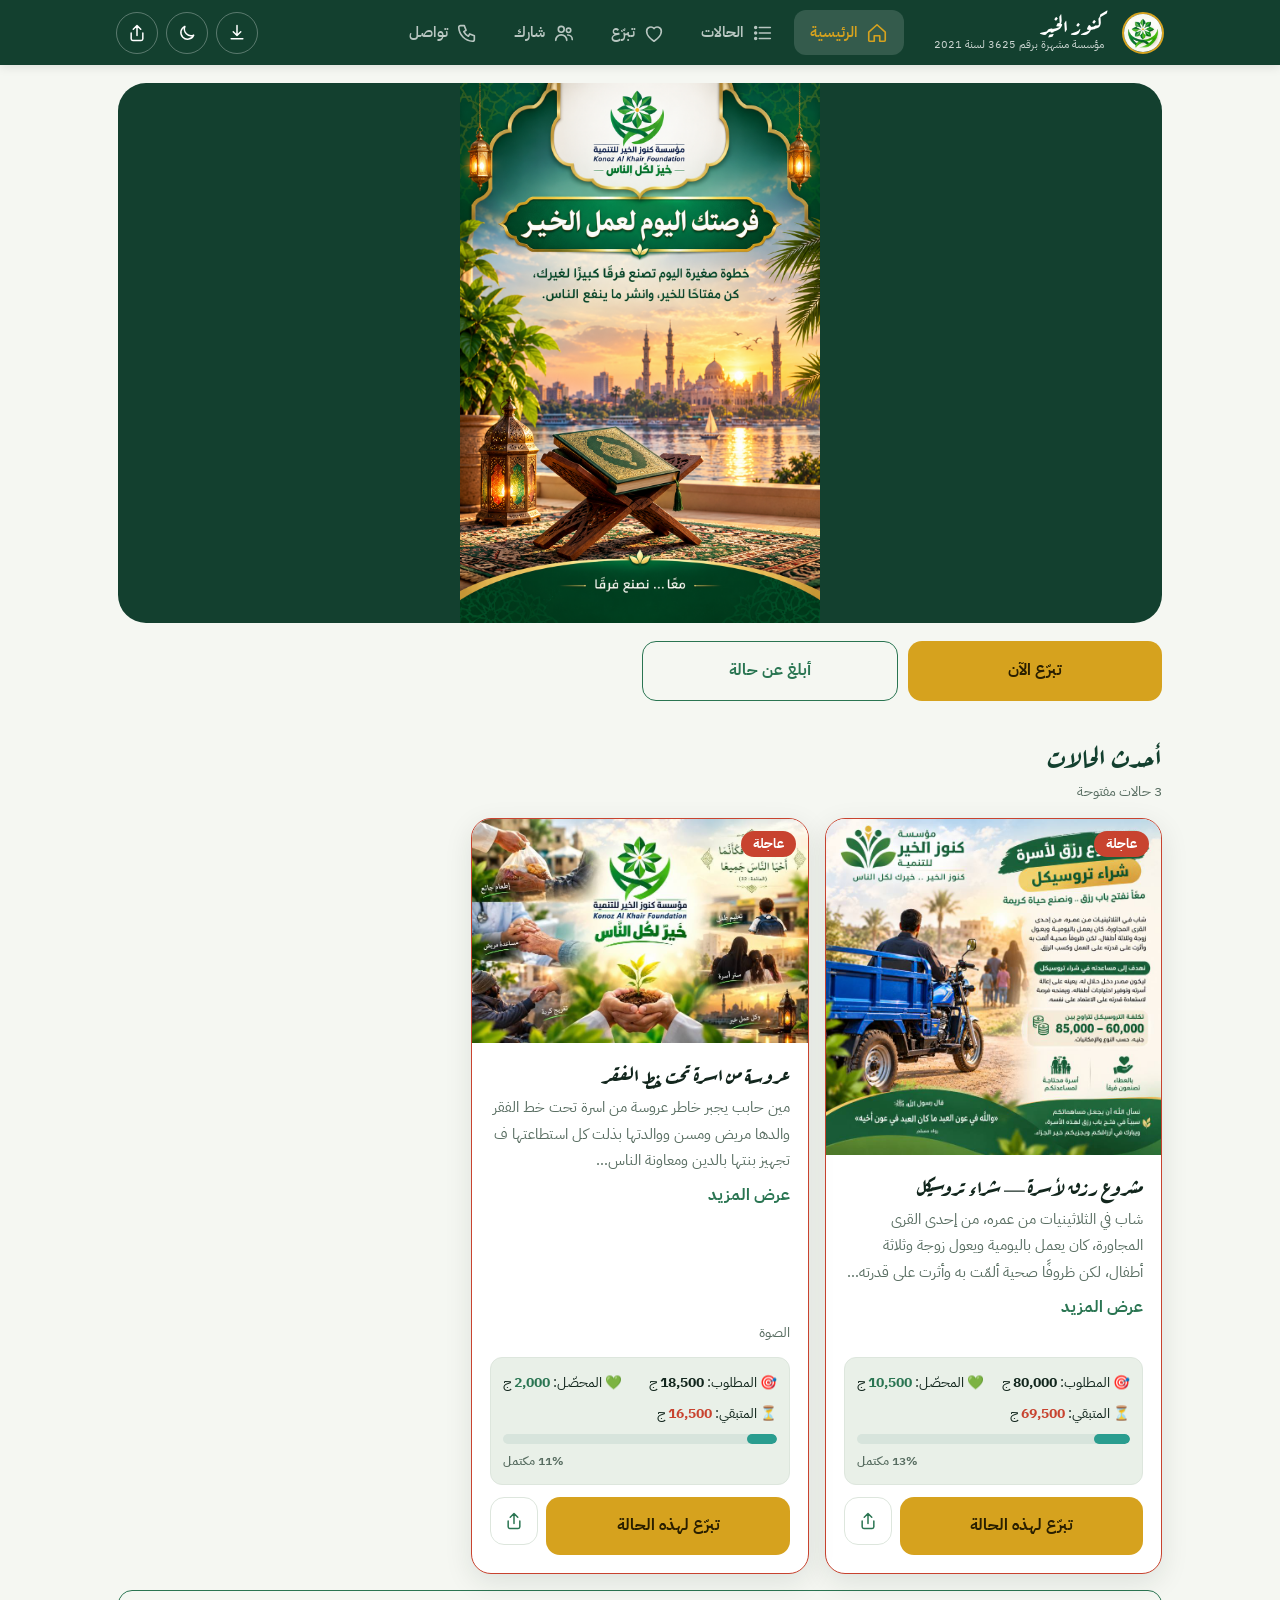
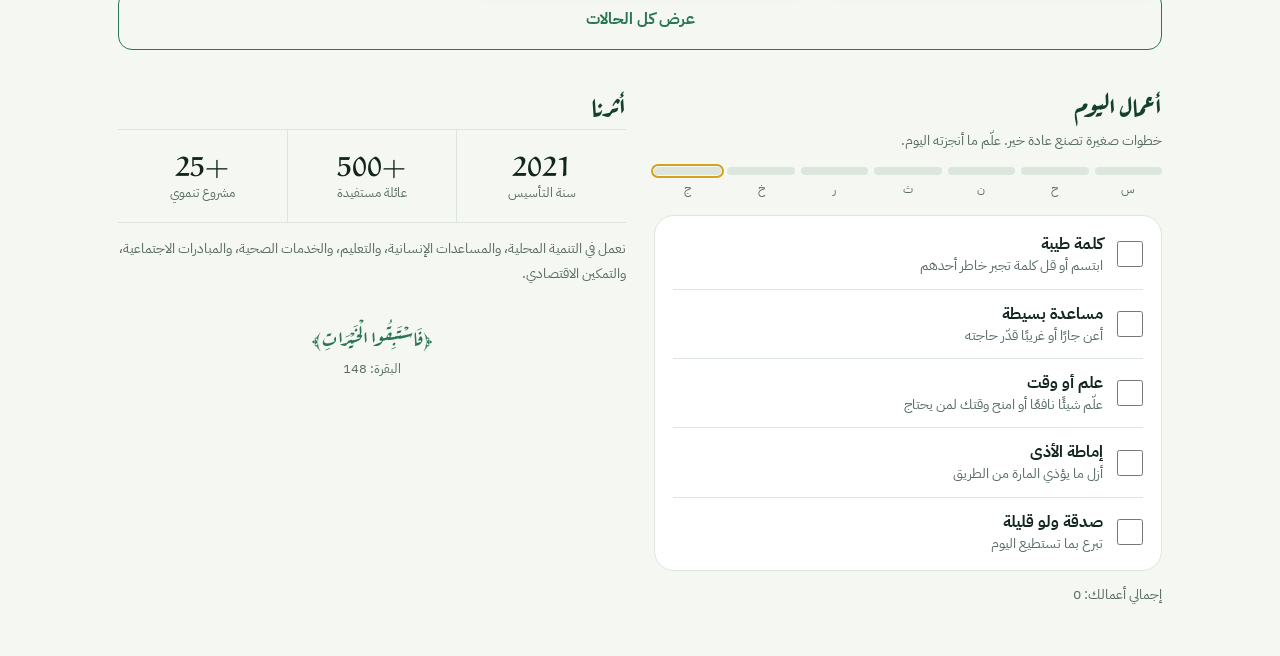
<file: app/index.html>
<!DOCTYPE html>
<html lang="ar" dir="rtl">
<head>
<meta charset="UTF-8">
<meta name="viewport" content="width=device-width, initial-scale=1, viewport-fit=cover">
<title>كنوز الخير — خيرٌ لكل الناس</title>
<meta name="description" content="مؤسسة كنوز الخير للتنمية: تبرّع، أبلغ عن حالة تحتاج مساعدة، أو تطوّع معنا. خيرٌ لكل الناس.">
<meta name="theme-color" content="#13402f">
<meta name="color-scheme" content="light dark">
<meta name="mobile-web-app-capable" content="yes">
<meta name="apple-mobile-web-app-capable" content="yes">
<meta name="apple-mobile-web-app-status-bar-style" content="black-translucent">
<meta name="apple-mobile-web-app-title" content="كنوز الخير">
<meta name="application-name" content="كنوز الخير">
<meta name="format-detection" content="telephone=no">
<link rel="canonical" href="https://rawad-store.github.io/konozalkhair/app/">

<meta property="og:type" content="website">
<meta property="og:locale" content="ar_AR">
<meta property="og:title" content="مؤسسة كنوز الخير للتنمية — خيرٌ لكل الناس">
<meta property="og:description" content="تبرّع، أبلغ عن حالة، أو تطوّع معنا. مؤسسة خيرية تنموية مشهرة.">
<meta property="og:url" content="https://rawad-store.github.io/konozalkhair/app/">
<meta property="og:image" content="https://rawad-store.github.io/konozalkhair/app/app-preview.jpg">
<meta property="og:image:secure_url" content="https://rawad-store.github.io/konozalkhair/app/app-preview.jpg">
<meta property="og:image:type" content="image/jpeg">
<meta property="og:image:width" content="1200">
<meta property="og:image:height" content="630">

<meta name="twitter:card" content="summary_large_image">
<meta name="twitter:image" content="https://rawad-store.github.io/konozalkhair/app/app-preview.jpg">

<link rel="icon" href="app-preview.jpg">
<link rel="apple-touch-icon" href="app-icon.jpg">

<link rel="manifest" href="manifest.json">
<link rel="preconnect" href="https://fonts.googleapis.com">
<link rel="preconnect" href="https://fonts.gstatic.com" crossorigin>
<link href="https://fonts.googleapis.com/css2?family=Aref+Ruqaa:wght@400;700&family=IBM+Plex+Sans+Arabic:wght@400;500;600;700&display=swap" rel="stylesheet">
<script>
(function(){try{var t=localStorage.getItem('kk_theme');if(t==='dark'||t==='light')document.documentElement.setAttribute('data-theme',t)}catch(e){}})();
</script>
<style>
:root{--paper:#f5f7f2;--surf:#fff;--ink:#12261d;--mute:#586d61;--pine:#13402f;--pine2:#0c2a1f;--leaf:#2a7552;--wheat:#d6a21e;--wheat-ink:#2a1f00;--alert:#c8432f;--line:#dde6dd;--tint:#e9f0e8;--hd:#13402f;--shadow:0 8px 28px rgba(12,42,31,.10)}
@media (prefers-color-scheme:dark){:root:not([data-theme="light"]){--paper:#0c1812;--surf:#13241b;--ink:#e9f1ea;--mute:#9bb4a6;--leaf:#5cbf90;--line:#244033;--tint:#16291f;--hd:#0a1d15;--alert:#ef7a66;--shadow:0 8px 28px rgba(0,0,0,.4)}}
:root[data-theme="dark"]{--paper:#0c1812;--surf:#13241b;--ink:#e9f1ea;--mute:#9bb4a6;--leaf:#5cbf90;--line:#244033;--tint:#16291f;--hd:#0a1d15;--alert:#ef7a66;--shadow:0 8px 28px rgba(0,0,0,.4)}
*{box-sizing:border-box;margin:0}
html{-webkit-text-size-adjust:100%;text-size-adjust:100%;scroll-padding-top:90px;background:var(--paper)}
body{background:var(--paper);color:var(--ink);font:400 16px/1.85 "IBM Plex Sans Arabic","Segoe UI",Tahoma,system-ui,-apple-system,sans-serif;min-height:100vh;min-height:100dvh;padding-bottom:calc(104px + env(safe-area-inset-bottom,0px));overflow-x:hidden;-webkit-tap-highlight-color:transparent}
button,input,select,textarea{font:inherit;color:inherit}
a{color:inherit}img{max-width:100%}
[hidden]{display:none!important}
:focus-visible{outline:3px solid var(--wheat);outline-offset:2px}
.disp,h1,h2,h3{font-family:"Aref Ruqaa","Noto Naskh Arabic","Traditional Arabic",serif;font-weight:700}
.wrap{width:100%;max-width:1080px;margin:0 auto;padding:0 18px}
.narrow{max-width:640px;margin-inline:auto}
.skip{position:absolute;top:-60px;inset-inline-start:8px;background:var(--wheat);color:var(--wheat-ink);padding:8px 14px;border-radius:10px;z-index:100;font-weight:700}
.skip:focus{top:8px}

/* الهيدر */
header{position:sticky;top:0;z-index:50;background:var(--hd);color:#fff;padding-top:env(safe-area-inset-top,0px);padding-left:env(safe-area-inset-left,0px);padding-right:env(safe-area-inset-right,0px);box-shadow:0 2px 10px rgba(0,0,0,0.1)}
.bar{display:flex;align-items:center;gap:12px;max-width:1080px;margin:auto;padding:10px 16px}
.bar>img{width:42px;height:42px;border-radius:50%;border:2px solid var(--wheat);object-fit:cover;background:var(--leaf);flex-shrink:0}
.ttl{flex:1;min-width:0;line-height:1.3}
.ttl b{display:block;font:700 1.3rem/1.2 "Aref Ruqaa",serif}
.ttl small{font-size:.7rem;opacity:.78;display:block;white-space:nowrap;overflow:hidden;text-overflow:ellipsis}
.acts{display:flex;gap:8px;flex-shrink:0}
.ib{width:42px;height:42px;border-radius:50%;border:1px solid rgba(255,255,255,.3);background:transparent;color:#fff;display:grid;place-items:center;cursor:pointer;flex-shrink:0;padding:0}
.ib:hover{background:rgba(255,255,255,.12)}
.ib svg{width:20px;height:20px;fill:none;stroke:currentColor;stroke-width:1.8;stroke-linecap:round;stroke-linejoin:round}
#off{background:var(--alert);color:#fff;text-align:center;font-size:.82rem;font-weight:600;padding:4px}
#upd{background:var(--wheat);color:var(--wheat-ink);text-align:center;font-size:.86rem;font-weight:700;padding:6px}
#upd button{background:var(--wheat-ink);color:#fff;border:0;border-radius:8px;padding:2px 12px;margin-inline-start:8px;cursor:pointer}

nav{position:fixed;bottom:calc(10px + env(safe-area-inset-bottom,0px));left:12px;right:12px;max-width:520px;margin:auto;background:var(--hd);border:1px solid rgba(255,255,255,.08);border-radius:22px;display:flex;padding:6px;z-index:25;box-shadow:0 10px 30px rgba(7,20,14,.4)}
nav button{flex:1;border:0;background:none;color:rgba(255,255,255,.7);display:flex;flex-direction:column;align-items:center;gap:2px;padding:8px 0 6px;font-size:.74rem;font-weight:600;border-radius:16px;cursor:pointer}
nav svg{width:22px;height:22px;fill:none;stroke:currentColor;stroke-width:1.8;stroke-linecap:round;stroke-linejoin:round}
nav button.on{background:rgba(255,255,255,.14);color:var(--wheat)}

.btn{display:flex;align-items:center;justify-content:center;gap:8px;border:0;border-radius:14px;padding:14px 18px;font-weight:700;text-decoration:none;cursor:pointer;text-align:center;width:100%;background:var(--pine);color:#fff;transition:transform .15s,opacity .15s;min-height:48px}
:root[data-theme="dark"] .btn:not(.gold):not(.line){background:var(--leaf);color:#06140c}
@media (prefers-color-scheme:dark){:root:not([data-theme="light"]) .btn:not(.gold):not(.line){background:var(--leaf);color:#06140c}}
.btn:active{transform:scale(.98)}.btn:hover{opacity:.93}
.btn.gold{background:var(--wheat);color:var(--wheat-ink)}
.btn.line{background:transparent;color:var(--leaf);border:1.5px solid var(--leaf)}
.btn.line[disabled]{background:var(--tint);color:var(--mute);border-color:var(--line);cursor:not-allowed}
.btn.sm{width:auto;padding:9px 16px;font-size:.9rem;border-radius:12px;min-height:44px}
.btn[disabled]{opacity:.55;cursor:not-allowed}
.cta{display:flex;gap:10px;margin-top:18px}

/* صورة الغلاف */
.hero{background:var(--pine);border-radius:0 0 28px 28px;overflow:hidden;margin:0}
.hero>img{display:block;width:100%;height:auto;object-fit:contain;margin:auto}
.hero-fb{padding:56px 24px 40px;color:#fff;max-width:1080px;margin:auto}
.hero-fb h1{font-size:clamp(2.6rem,9vw,4.4rem);line-height:1.25;color:var(--wheat)}
.hero-fb p{opacity:.92;max-width:30ch;margin-top:8px;font-size:1.05rem}
h2{font-size:1.65rem;line-height:1.4;color:var(--pine);margin:36px 0 4px}
:root[data-theme="dark"] h2{color:var(--leaf)}
@media (prefers-color-scheme:dark){:root:not([data-theme="light"]) h2{color:var(--leaf)}}
.sub{font-size:.9rem;color:var(--mute);margin-bottom:14px}
.instbar{display:flex;align-items:center;gap:12px;background:var(--tint);border:1px solid var(--line);border-radius:16px;padding:12px 14px;margin-top:18px}
.instbar p{flex:1;font-size:.9rem;line-height:1.6}
.instbar .x{background:none;border:0;color:var(--mute);font-size:1.4rem;cursor:pointer;width:40px;height:40px;line-height:1}

.cases{display:grid;gap:16px;grid-template-columns:1fr}
.case{background:var(--surf);border:1px solid var(--line);border-radius:20px;overflow:hidden;display:flex;flex-direction:column;box-shadow:var(--shadow)}
.case .ph{position:relative;display:block;width:100%;height:210px;border:0;padding:0;background:var(--tint);cursor:zoom-in}
@supports (aspect-ratio:1){.case .ph{height:auto;aspect-ratio:16/10}}
.case .ph img{width:100%;height:100%;object-fit:cover;display:block}
.case .badge{position:absolute;top:12px;inset-inline-start:12px;background:var(--alert);color:#fff;font-weight:700;font-size:.8rem;padding:2px 12px;border-radius:999px;line-height:1.7}
.case .badge.done-badge-corner{background:#2a9d8f}
.case .bd{padding:16px 18px 18px;display:flex;flex-direction:column;flex:1}
.case.urgent{border-color:var(--alert)}
.case.done{border-color:#2a9d8f;background:linear-gradient(180deg,var(--surf),#f6fdf9)}
:root[data-theme="dark"] .case.done{background:linear-gradient(180deg,var(--surf),#0f2418)}
.case h3{font-size:1.3rem;line-height:1.5}
.case .bd .inl{display:inline-block;align-self:flex-start;background:var(--alert);color:#fff;font:700 .78rem "IBM Plex Sans Arabic",sans-serif;padding:0 10px;border-radius:999px;margin-bottom:6px}
.case p{font-size:.92rem;color:var(--mute);line-height:1.8;margin-top:4px;white-space:pre-line;overflow-wrap:anywhere}
.case p.cl{display:-webkit-box;-webkit-line-clamp:3;-webkit-box-orient:vertical;overflow:hidden}
.more{background:none;border:0;color:var(--leaf);font-weight:700;cursor:pointer;padding:8px 0;align-self:flex-start;min-height:44px}
.meta{display:flex;justify-content:space-between;gap:10px;align-items:flex-end;margin-top:auto;padding-top:14px;font-size:.85rem;color:var(--mute)}
.meta b{display:block;color:var(--ink);font:700 1.35rem/1.3 "Aref Ruqaa",serif}
.cf{display:flex;gap:8px;margin-top:12px}
.cf .btn{flex:1}.cf .ib{border-color:var(--line);color:var(--leaf);width:48px;height:48px;border-radius:14px}
.cf .ib:hover{background:var(--tint)}
.empty{padding:26px 0;color:var(--mute)}.empty b{display:block;color:var(--ink);margin-bottom:4px}
.sk{height:300px;border-radius:20px;background:linear-gradient(90deg,var(--tint),var(--line),var(--tint));background-size:200% 100%;animation:sh 1.4s infinite}
@keyframes sh{to{background-position:-200% 0}}

/* شفافية المبالغ وشريط التقدم */
.amt{margin-top:12px;padding:12px;background:var(--tint);border:1px solid var(--line);border-radius:12px;font-size:.85rem}
.amt-row{display:flex;justify-content:space-between;gap:6px;flex-wrap:wrap;margin-bottom:8px}
.amt-row span{white-space:nowrap}
.amt-row strong{color:var(--ink);font-weight:700}
.amt-row .ok strong{color:#2a7552}
.amt-row .warn strong{color:var(--alert)}
.prog{height:10px;background:#d7e4dc;border-radius:6px;overflow:hidden;position:relative;display:block;margin-top:4px}
.prog>div{height:100%;background:#2a9d8f;border-radius:6px;transition:width .4s ease}
:root[data-theme="dark"] .prog{background:#1a3327}
.pct{font-size:.75rem;color:var(--mute);margin-top:6px;text-align:left;font-weight:600}
.done-badge{background:#e6f5ed;color:#13402f;padding:10px 12px;border-radius:12px;text-align:center;font-weight:700;margin-top:12px;border:1px solid #c9e5d6;font-size:.88rem}
:root[data-theme="dark"] .done-badge{background:#14382a;color:#7ee6b4;border-color:#1f5c42}

.week{display:flex;gap:6px;margin:6px 0 14px}
.week span{flex:1;text-align:center;font-size:.74rem;color:var(--mute)}
.week i{display:block;height:8px;border-radius:4px;background:var(--line);margin-bottom:4px}
.week .d i{background:var(--leaf)}.week .t i{outline:2px solid var(--wheat);outline-offset:1px}
.deeds{background:var(--surf);border:1px solid var(--line);border-radius:20px;padding:4px 18px}
.deeds label{display:flex;gap:14px;align-items:center;padding:12px 0;border-bottom:1px solid var(--line);cursor:pointer}
.deeds label:last-child{border:0}
.deeds input{width:26px;height:26px;accent-color:var(--leaf);flex-shrink:0}
.deeds b{display:block;line-height:1.5}.deeds i{display:block;font-style:normal;font-size:.85rem;color:var(--mute);line-height:1.5}
.deeds input:checked+span b{text-decoration:line-through;opacity:.55}
.tot{font-size:.9rem;color:var(--mute);margin-top:10px}
.verse{font:400 1.3rem/2.15 "Aref Ruqaa","Noto Naskh Arabic",serif;text-align:center;color:var(--leaf);padding:28px 8px 6px;max-width:44ch;margin-inline:auto}
.verse small{display:block;font:400 .82rem "IBM Plex Sans Arabic",sans-serif;color:var(--mute)}
.facts{display:flex;border-block:1px solid var(--line);margin-top:6px}
.facts div{flex:1;text-align:center;padding:16px 4px;font-size:.84rem;color:var(--mute)}
.facts div+div{border-inline-start:1px solid var(--line)}
.facts b{display:block;font:700 1.7rem/1.3 "Aref Ruqaa",serif;color:var(--ink)}
.two{display:grid;gap:0 28px;grid-template-columns:1fr}

.panel{background:var(--surf);border:1px solid var(--line);border-radius:20px;padding:20px;margin-top:14px;box-shadow:var(--shadow)}
label.f{display:block;font-weight:600;font-size:.93rem;margin:14px 0 6px}
label.f:first-child{margin-top:0}
.in{width:100%;padding:13px 14px;border-radius:12px;border:1.5px solid var(--line);background:var(--paper);font-size:16px;min-height:48px}
.in:focus{border-color:var(--leaf);outline:none;box-shadow:0 0 0 3px color-mix(in srgb,var(--leaf) 25%,transparent)}
textarea.in{min-height:110px;resize:vertical}
.chips{display:grid;grid-template-columns:1fr 1fr;gap:10px;margin-bottom:24px}
.chips button{padding:14px 10px;border-radius:12px;border:1.5px solid var(--line);background:var(--paper);font-weight:600;font-size:.95rem;cursor:pointer;color:var(--ink);transition:all .2s;display:flex;align-items:center;justify-content:center;text-align:center;min-height:48px}
.chips button:hover{border-color:var(--leaf)}
.chips button.on{background:var(--pine);border-color:var(--pine);color:#fff;box-shadow:0 4px 12px rgba(19,64,47,.2)}
:root[data-theme="dark"] .chips button.on{background:var(--leaf);border-color:var(--leaf);color:#06140c}
@media (prefers-color-scheme:dark){:root:not([data-theme="light"]) .chips button.on{background:var(--leaf);border-color:var(--leaf);color:#06140c}}
.amts{display:grid;grid-template-columns:repeat(3,1fr);gap:10px;margin-bottom:12px}
.amts button{background:var(--paper);border:1.5px solid var(--line);border-radius:12px;padding:12px 4px;cursor:pointer;font-weight:700;font-size:1.1rem;color:var(--ink);transition:all .2s;display:flex;flex-direction:column;align-items:center;justify-content:center;line-height:1.3}
.amts button small{font-size:.7rem;color:var(--mute);font-weight:500;margin-top:2px}
.amts button.on{border-color:var(--wheat);background:var(--tint);box-shadow:inset 0 0 0 1px var(--wheat);color:var(--ink)}
.amts button:hover:not(.on){border-color:var(--leaf)}
.custom-amount-wrap{display:flex;align-items:center;gap:10px;margin-bottom:20px}
.custom-amount-wrap span{color:var(--mute);font-weight:600;font-size:.95rem}
.sum{background:var(--tint);border:1px solid var(--line);border-radius:14px;padding:16px;margin:24px 0 16px;text-align:center;font-size:1rem;font-weight:600;color:var(--ink);line-height:1.6}
.note{font-size:.86rem;color:var(--mute);line-height:1.8}
.seg{display:flex;background:var(--tint);border-radius:14px;padding:4px;margin-top:16px}
.seg button{flex:1;border:0;background:none;padding:10px;border-radius:11px;font-weight:700;cursor:pointer;color:var(--mute);min-height:44px}
.seg button.on{background:var(--surf);color:var(--ink);box-shadow:0 1px 4px rgba(0,0,0,.14)}
.proj{padding:16px 0;border-bottom:1px solid var(--line)}
.proj h3{font-size:1.2rem}
.proj a{color:var(--leaf);font-weight:600;font-size:.9rem}
.links{display:grid;gap:10px;margin-top:14px}
.addr{padding:16px 0;border-bottom:1px solid var(--line)}

.modal{position:fixed;inset:0;z-index:60;background:rgba(5,15,10,.78);display:flex;align-items:center;justify-content:center;padding:18px;overflow:auto}
.sheet{background:var(--surf);border-radius:22px;padding:22px;max-width:440px;width:100%;position:relative}
.sheet h3{font-size:1.4rem;margin-bottom:6px}
.sheet ol{padding-inline-start:22px;margin:10px 0 16px;line-height:2}
.modal .cl2{position:absolute;top:8px;inset-inline-end:8px;background:rgba(0,0,0,.45);color:#fff;border:0;width:42px;height:42px;border-radius:50%;font-size:1.4rem;cursor:pointer;line-height:1}
.sheet .cl2{background:var(--tint);color:var(--ink)}
.modal>img{max-width:100%;max-height:88vh;border-radius:14px;object-fit:contain}
.toast{position:fixed;bottom:calc(100px + env(safe-area-inset-bottom,0px));left:50%;transform:translate(-50%,10px);background:var(--ink);color:var(--paper);padding:11px 20px;border-radius:14px;opacity:0;pointer-events:none;transition:.3s;z-index:70;max-width:88%;text-align:center;font-weight:600;font-size:.92rem}
.toast.on{opacity:1;transform:translate(-50%,0)}
.tab{display:none}.tab.on{display:block}
footer{text-align:center;color:var(--mute);font-size:.84rem;margin:30px 0 0}

@media (min-width:700px){
  .cases{grid-template-columns:repeat(2,1fr)}
  .two{grid-template-columns:1fr 1fr}
  .cta{max-width:520px}
}
@media (min-width:860px){
  body{padding-bottom:48px}
  .bar{gap:18px}
  nav{position:static;order:2;margin:0;padding:0;max-width:none;flex:0 1 auto;background:none;border:0;box-shadow:none;border-radius:0;gap:4px}
  nav button{flex-direction:row;gap:8px;padding:9px 16px;font-size:.92rem;border-radius:12px}
  .ttl{flex:0 0 auto;margin-inline-end:12px}
  .acts{order:3;margin-inline-start:auto}
  .hero{max-width:1044px;margin:18px auto 0;border-radius:28px}
  .hero>img{max-height:540px}
  .toast{bottom:28px}
}
@media (min-width:1100px){.cases{grid-template-columns:repeat(3,1fr)}}
@media (max-width:359px){nav button{font-size:.66rem}nav{left:6px;right:6px}.ttl small{display:none}.amts{grid-template-columns:repeat(2,1fr)}.cta{flex-direction:column}}
@media (max-height:480px) and (orientation:landscape){nav{max-width:460px}.hero>img{max-height:70vh}}
@media (prefers-reduced-motion:reduce){*{transition:none!important;animation:none!important}}
@media print{header,nav,.toast,.cta,.cf{display:none!important}body{padding:0}}
</style>
</head>
<body>
<a class="skip" href="#main">تخطَّ إلى المحتوى</a>
<header>
  <div class="bar">
    <img id="logo" src="preview.jpg" alt="شعار كنوز الخير" width="42" height="42">
    <div class="ttl"><b>كنوز الخير</b><small>مؤسسة مشهرة برقم 3625 لسنة 2021</small></div>
    <nav aria-label="التنقل الرئيسي">
      <button type="button" data-go="home" class="on"><svg viewBox="0 0 24 24" aria-hidden="true"><path d="M3 11l9-8 9 8v9a1 1 0 0 1-1 1h-5v-6H9v6H4a1 1 0 0 1-1-1z"/></svg>الرئيسية</button>
      <button type="button" data-go="cases"><svg viewBox="0 0 24 24" aria-hidden="true"><path d="M8 6h12M8 12h12M8 18h12"/><circle cx="4" cy="6" r="1"/><circle cx="4" cy="12" r="1"/><circle cx="4" cy="18" r="1"/></svg>الحالات</button>
      <button type="button" data-go="give"><svg viewBox="0 0 24 24" aria-hidden="true"><path d="M12 21s-8-5.2-8-11a4.5 4.5 0 0 1 8-2.8A4.5 4.5 0 0 1 20 10c0 5.8-8 11-8 11z"/></svg>تبرّع</button>
      <button type="button" data-go="help"><svg viewBox="0 0 24 24" aria-hidden="true"><circle cx="9" cy="8" r="3.2"/><path d="M3 20c0-3.3 2.7-6 6-6s6 2.7 6 6"/><circle cx="17" cy="9" r="2.4"/><path d="M16 14.2c2.9 0 5 2.2 5 5"/></svg>شارك</button>
      <button type="button" data-go="more"><svg viewBox="0 0 24 24" aria-hidden="true"><path d="M5 4h4l2 5-2.5 1.5a11 11 0 0 0 5 5L15 13l5 2v4a2 2 0 0 1-2 2A16 16 0 0 1 3 6a2 2 0 0 1 2-2z"/></svg>تواصل</button>
    </nav>
    <div class="acts">
      <button class="ib" id="inst" type="button" aria-label="ثبّت التطبيق" title="ثبّت التطبيق" hidden><svg viewBox="0 0 24 24" aria-hidden="true"><path d="M12 3v12m0 0l-4.5-4.5M12 15l4.5-4.5M5 19h14"/></svg></button>
      <button class="ib" id="theme" type="button" aria-label="تبديل الوضع الليلي" title="الوضع الليلي"><svg viewBox="0 0 24 24" aria-hidden="true"><path d="M20 14.5A8 8 0 0 1 9.5 4a8 8 0 1 0 10.5 10.5z"/></svg></button>
      <button class="ib" id="share" type="button" aria-label="شارك التطبيق" title="شارك التطبيق"><svg viewBox="0 0 24 24" aria-hidden="true"><path d="M12 15V3m0 0L7.5 7.5M12 3l4.5 4.5M5 12v7a2 2 0 0 0 2 2h10a2 2 0 0 0 2-2v-7"/></svg></button>
    </div>
  </div>
  <div id="off" hidden>أنت غير متصل. تظهر آخر بيانات محفوظة.</div>
  <div id="upd" hidden>يتوفر إصدار جديد<button type="button" id="updb">حدّث الآن</button></div>
</header>

<noscript><p style="padding:24px;text-align:center">فعّل JavaScript لاستخدام التطبيق.</p></noscript>
<main id="main">
<section class="tab on" id="t-home">
  <div class="hero">
    <img id="heroimg" src="hero-bg.jpg" alt="فرصتك اليوم لعمل الخير - مؤسسة كنوز الخير للتنمية" fetchpriority="high">
    <div class="hero-fb" id="herofb" hidden><h1>خيرٌ لكل الناس</h1><p>تبرّع لحالة، أبلغنا عن أسرة تحتاج، أو تطوّع بوقتك.</p></div>
  </div>
  <div class="wrap">
    <div class="cta">
      <button class="btn gold" type="button" data-go="give">تبرّع الآن</button>
      <button class="btn line" type="button" data-go="help" data-sub="case">أبلغ عن حالة</button>
    </div>
    <div class="instbar" id="instbar" hidden><p>ثبّت كنوز الخير على شاشتك لتصل إلى الحالات بنقرة واحدة.</p><button class="btn gold sm" type="button" id="instb">ثبّت</button><button class="x" type="button" id="instx" aria-label="إخفاء">×</button></div>

    <h2>أحدث الحالات</h2>
    <p class="sub" id="cases-count">جاري التحميل...</p>
    <div class="cases" id="cases-container" aria-live="polite"><div class="sk"></div><div class="sk"></div></div>
    <button class="btn line" type="button" id="allcases" data-go="cases" style="margin-top:16px" hidden>عرض كل الحالات</button>

    <div class="two">
      <div>
        <h2>أعمال اليوم</h2>
        <p class="sub">خطوات صغيرة تصنع عادة خير. علّم ما أنجزته اليوم.</p>
        <div class="week" id="week" aria-hidden="true"></div>
        <div class="deeds" id="deeds"></div>
        <p class="tot" id="tot" aria-live="polite"></p>
      </div>
      <div>
        <h2>أثرنا</h2>
        <div class="facts">
          <div><b>2021</b>سنة التأسيس</div>
          <div><b>+500</b>عائلة مستفيدة</div>
          <div><b>+25</b>مشروع تنموي</div>
        </div>
        <p class="note" style="margin-top:14px">نعمل في التنمية المحلية، والمساعدات الإنسانية، والتعليم، والخدمات الصحية، والمبادرات الاجتماعية، والتمكين الاقتصادي.</p>
        <p class="verse" id="v"></p>
      </div>
    </div>
  </div>
</section>

<section class="tab" id="t-cases"><div class="wrap">
  <h2>حالات تحتاج دعمك</h2>
  <p class="sub" id="cases-count2">جاري التحميل...</p>
  <div class="cases" id="cases-all" aria-live="polite"><div class="sk"></div><div class="sk"></div></div>
  <p class="note" style="margin-top:18px">لا تجد حالتك؟ <a href="#help" style="color:var(--leaf);font-weight:700">أبلغنا عن أسرة تحتاج</a>.</p>
</div></section>

<section class="tab" id="t-give"><div class="wrap narrow">
  <h2>تبرّع بسهولة</h2>
  <p class="sub">اختر نوع التبرع والمبلغ، وسنرسل لك بيانات التحويل عبر واتساب فورًا.</p>
  <div class="panel">
    <label class="f" id="lt">نوع التبرع</label>
    <div class="chips" id="types" role="group" aria-labelledby="lt"></div>
    <label class="f" for="amt">المبلغ بالجنيه المصري</label>
    <div class="amts" id="amts" role="group" aria-label="مبالغ جاهزة"></div>
    <div class="custom-amount-wrap">
      <span>أو</span>
      <input class="in" id="amt" type="number" inputmode="numeric" min="1" max="10000000" step="1" placeholder="اكتب مبلغًا آخر..." aria-label="مبلغ مخصص">
    </div>
    <label class="f" for="dn">اسمك (اختياري)</label>
    <input class="in" id="dn" autocomplete="name" maxlength="60" placeholder="للتواصل وتأكيد التبرع">
    <div class="sum" id="sum" aria-live="polite"></div>
    <button class="btn gold" id="gv" type="button">أرسل تبرعي عبر واتساب</button>
    <a class="btn line" href="tel:+201091866443" style="margin-top:10px">اتصل بنا للتبرع</a>
  </div>
  <p class="verse" style="font-size:1.15rem;margin-top:24px">﴿مَنْ ذَا الَّذِي يُقْرِضُ اللَّهَ قَرْضًا حَسَنًا فَيُضَاعِفَهُ لَهُ أَضْعَافًا كَثِيرَةً﴾<small>البقرة: 245</small></p>
</div></section>

<section class="tab" id="t-help"><div class="wrap narrow">
  <h2>شارك في الخير</h2>
  <div class="seg" role="group" aria-label="نوع المشاركة"><button type="button" data-sub="case" class="on">أبلغ عن حالة</button><button type="button" data-sub="vol">تطوّع معنا</button></div>

  <div id="s-case">
    <div class="panel">
      <label class="f" for="ct">نوع الحاجة</label>
      <select class="in" id="ct"><option>مساعدة إنسانية (غذاء / ملابس)</option><option>سكن يحتاج بناء أو ترميم</option><option>علاج وأدوية</option><option>تعليم ومستلزمات دراسية</option><option>كفالة يتيم أو أسرة</option><option>مشروع صغير يحتاج دعمًا</option><option>أخرى</option></select>
      <label class="f" for="ca">المنطقة أو العنوان</label>
      <input class="in" id="ca" maxlength="150" placeholder="مثال: الصوة - أبوحماد - الشرقية">
      <label class="f" for="cd">تفاصيل الحالة</label>
      <textarea class="in" id="cd" maxlength="1200" placeholder="اكتب ما تعرفه بأمانة ووضوح"></textarea>
      <label class="f" for="cn">اسمك (اختياري)</label>
      <input class="in" id="cn" autocomplete="name" maxlength="60">
      <label class="f" for="cp">رقم للتواصل (اختياري)</label>
      <input class="in" id="cp" type="tel" inputmode="tel" autocomplete="tel" maxlength="20" placeholder="01xxxxxxxxx">
      <p class="note" style="margin:12px 0">تصل الحالة إلى فريق المؤسسة عبر واتساب. لا تنشر بيانات الأسرة علنًا حفاظًا على كرامتها.</p>
      <button class="btn" id="cs" type="button">أرسل الحالة عبر واتساب</button>
    </div>
    <p class="note" style="margin-top:14px">إذا رأيت عائقًا خطيرًا في الطريق فأبلغ الجهات المختصة ولا تعرّض نفسك للخطر. «وَتُمِيطُ الأَذَى عَنِ الطَّرِيقِ صَدَقَةٌ» رواه مسلم.</p>
  </div>

  <div id="s-vol" hidden>
    <div class="panel">
      <label class="f" for="vn">اسمك</label>
      <input class="in" id="vn" autocomplete="name" maxlength="60">
      <label class="f" for="vi">أين تحب أن تساهم؟</label>
      <select class="in" id="vi"><option>زيارات الأسر وتوصيل المساعدات</option><option>التعليم والدروس</option><option>القوافل الطبية</option><option>التصميم والإعلام</option><option>جمع التبرعات</option><option>أي مجال يحتاجه الفريق</option><option>أخرى</option></select>
      <label class="f" for="vt">وقتك المناسب</label>
      <input class="in" id="vt" maxlength="100" placeholder="مثال: الجمعة والسبت">
      <button class="btn" id="vs" type="button" style="margin-top:16px">سجّلني متطوعًا عبر واتساب</button>
    </div>
  </div>

  <h2>من مشاريعنا</h2>
  <div class="proj"><h3>هدم وبناء منزل</h3><p class="note">سكن آمن ولائق لأسرة محتاجة في الصوة بمحافظة الشرقية.</p><a href="https://www.facebook.com/share/v/1FwrKq1e8Q/" target="_blank" rel="noopener noreferrer">شاهد المشروع على فيسبوك</a></div>
  <div class="proj"><h3>حضانة كنوز كيدز</h3><p class="note">حضانة نموذجية بأسعار رمزية ومنح مجانية للأسر الأكثر احتياجًا.</p><a href="https://www.facebook.com/share/v/1Hfd3ud5vX/" target="_blank" rel="noopener noreferrer">شاهد المشروع على فيسبوك</a></div>
  <div class="proj" style="border:0"><h3>أعمال متنوعة 2023</h3><p class="note">مساعدات عينية ومالية، كفالات أيتام، وأنشطة تنموية مختلفة.</p><a href="https://www.facebook.com/share/1C4Et3kH9M/" target="_blank" rel="noopener noreferrer">شاهد الأعمال على فيسبوك</a></div>
</div></section>

<section class="tab" id="t-more"><div class="wrap narrow">
  <h2>تواصل معنا</h2>
  <div class="addr"><b>العنوان</b><p class="note">شارع الطبابلة القديم بجوار معمل الزهرة، الصوة - أبوحماد - محافظة الشرقية</p></div>
  <div class="links">
    <a class="btn gold" href="https://wa.me/201091866443" target="_blank" rel="noopener noreferrer">راسلنا على واتساب</a>
    <a class="btn line" href="tel:+201091866443"><span dir="ltr">+20 10 91866443</span></a>
    <a class="btn line" href="https://www.facebook.com/share/1FzKsPMMsG/" target="_blank" rel="noopener noreferrer">صفحتنا على فيسبوك</a>
    <a class="btn line" href="https://rawad-store.github.io/konozalkhair/" target="_blank" rel="noopener noreferrer">موقع المؤسسة</a>
    <a class="btn line" href="survey.html">شاركنا رأيك في استبيان قصير عن المؤسسة</a>
    <a class="btn line" href="knoz_kids_parent_survey.html" target="_blank">استبيان حضانة كنوز كيدز</a>
  </div>
  <h2>انشر الخير</h2>
  <p class="note" style="margin-bottom:12px">الدالّ على الخير كفاعله. أرسل التطبيق لمن تحب.</p>
  <div class="links" style="margin-top:0">
    <button class="btn" id="share3" type="button">شارك التطبيق</button>
    <button class="btn line" id="inst3" type="button" hidden>ثبّت التطبيق على جهازك</button>
  </div>
  <footer>© مؤسسة كنوز الخير للتنمية</footer>
</div></section>
</main>

<div class="modal" id="ios" role="dialog" aria-modal="true" aria-labelledby="iost" hidden>
  <div class="sheet"><button class="cl2" type="button" data-close aria-label="إغلاق">×</button>
    <h3 id="iost">ثبّت التطبيق</h3>
    <div id="iosb"></div>
    <button class="btn" type="button" data-close>تمام</button>
  </div>
</div>
<div class="modal" id="lb" role="dialog" aria-modal="true" aria-label="عرض الصورة" hidden>
  <button class="cl2" type="button" data-close aria-label="إغلاق">×</button><img id="lbi" alt="">
</div>
<div class="toast" id="toast" role="status" aria-live="polite"></div>

<script>
(function(){
'use strict';
var $=function(s){return document.querySelector(s)};
var $$=function(s){return [].slice.call(document.querySelectorAll(s))};
var PH='201091866443';
var SITE=location.protocol==='file:'?'https://rawad-store.github.io/konozalkhair/app/':location.href.split('#')[0].split('?')[0];
function esc(s){return String(s==null?'':s).replace(/[&<>"']/g,function(c){return {'&':'&amp;','<':'&lt;','>':'&gt;','"':'&quot;',"'":'&#39;'}[c]})}
function safeImg(u){u=String(u||'');return /^(data:image\/(jpeg|png|webp|gif);base64,|https?:\/\/|\.?\/?[\w\-.\/%]+$)/i.test(u)?u:''}
function toast(m){var t=$('#toast');t.textContent=m;t.classList.add('on');clearTimeout(t._t);t._t=setTimeout(function(){t.classList.remove('on')},2600)}
function wa(m){
  var u='https://wa.me/'+PH+'?text='+encodeURIComponent(String(m).slice(0,1500));
  var w=null;try{w=window.open(u,'_blank','noopener,noreferrer')}catch(e){}
  if(!w)location.href=u;
}
function ymd(d){return d.getFullYear()+'-'+('0'+(d.getMonth()+1)).slice(-2)+'-'+('0'+d.getDate()).slice(-2)}
var store={get:function(k,d){try{var v=localStorage.getItem(k);return v?JSON.parse(v):d}catch(e){return d}},set:function(k,v){try{localStorage.setItem(k,JSON.stringify(v))}catch(e){}}};

/* دوال المبالغ */
function toNum(v){
  if(v==null)return 0;
  if(typeof v==='number')return isFinite(v)&&v>0?Math.floor(v):0;
  var s=String(v).replace(/[,\s]/g,'');
  var m=s.match(/\d+(\.\d+)?/);
  if(!m)return 0;
  var n=parseFloat(m[0]);
  return isFinite(n)&&n>0?Math.floor(n):0;
}
function fmtNum(n){
  n=toNum(n);
  return n?n.toLocaleString('en-US'):'0';
}
function amountBlock(c){
  var need = toNum(c.needed);
  var col  = toNum(c.collected);
  if(!need && !col) return '';
  if(need>0 && col>=need){
    return '<div class="done-badge" role="status">✅ تم اكتمال التبرع — جزى الله كل من ساهم خيرًا</div>';
  }
  var rem = Math.max(need-col,0);
  var pct = need>0?Math.min(100,Math.round(col/need*100)):0;
  return '<div class="amt" aria-label="حالة التبرع">'+
    '<div class="amt-row">'+
      (need?'<span>🎯 المطلوب: <strong>'+fmtNum(need)+'</strong> ج</span>':'')+
      (col?'<span class="ok">💚 المحصّل: <strong>'+fmtNum(col)+'</strong> ج</span>':'')+
      (rem?'<span class="warn">⏳ المتبقي: <strong>'+fmtNum(rem)+'</strong> ج</span>':'')+
    '</div>'+
    (need?'<div class="prog" role="progressbar" aria-valuemin="0" aria-valuemax="100" aria-valuenow="'+pct+'"><div style="width:'+pct+'%"></div></div>'+
      '<div class="pct">'+pct+'% مكتمل</div>':'')+
  '</div>';
}

(function(){var l=$('#logo');l.addEventListener('error',function(){l.style.visibility='hidden'})})();
(function(){var im=$('#heroimg'),fb=function(){im.hidden=true;$('#herofb').hidden=false};im.addEventListener('error',fb);if(im.complete&&im.naturalWidth===0)fb()})();

/* السمة */
function isDark(t){return t==='dark'||(!t&&window.matchMedia&&matchMedia('(prefers-color-scheme:dark)').matches)}
function applyTheme(t){
  if(t)document.documentElement.setAttribute('data-theme',t);else document.documentElement.removeAttribute('data-theme');
  var m=document.querySelector('meta[name=theme-color]');if(m)m.setAttribute('content',isDark(t)?'#0a1d15':'#13402f');
}
(function(){var t=null;try{t=localStorage.getItem('kk_theme')}catch(e){}applyTheme(t)})();
$('#theme').addEventListener('click',function(){
  var n=isDark(document.documentElement.getAttribute('data-theme'))?'light':'dark';
  try{localStorage.setItem('kk_theme',n)}catch(e){}applyTheme(n);
});

/* التنقل */
var TABS=['home','cases','give','help','more'];
var TITLES={home:'كنوز الخير — خيرٌ لكل الناس',cases:'الحالات — كنوز الخير',give:'تبرّع — كنوز الخير',help:'شارك في الخير — كنوز الخير',more:'تواصل — كنوز الخير'};
function setSub(s){$$('.seg button').forEach(function(b){var on=b.dataset.sub===s;b.classList.toggle('on',on);b.setAttribute('aria-pressed',on)});$('#s-case').hidden=s!=='case';$('#s-vol').hidden=s!=='vol'}
function show(t){document.title=TITLES[t]||TITLES.home;$$('.tab').forEach(function(e){e.classList.toggle('on',e.id==='t-'+t)});$$('nav button').forEach(function(b){var on=b.dataset.go===t;b.classList.toggle('on',on);if(on)b.setAttribute('aria-current','page');else b.removeAttribute('aria-current')})}
function cur(){var h=(location.hash||'').slice(1);return TABS.indexOf(h)>-1?h:'home'}
function go(t,sub){
  if(sub)setSub(sub);
  if(cur()!==t){try{history.pushState(null,'','#'+t)}catch(e){location.hash=t}}
  show(t);window.scrollTo(0,0);
}
$$('[data-go]').forEach(function(b){b.addEventListener('click',function(){go(b.dataset.go,b.dataset.sub)})});
$$('.seg button').forEach(function(b){b.addEventListener('click',function(){setSub(b.dataset.sub)})});
window.addEventListener('popstate',function(){show(cur())});
window.addEventListener('hashchange',function(){show(cur());window.scrollTo(0,0)});
show(cur());

function net(){$('#off').hidden=navigator.onLine}
window.addEventListener('online',function(){net();loadCases()});window.addEventListener('offline',net);net();

/* نوافذ */
var lastFocus=null;
function openM(id){lastFocus=document.activeElement;var m=$(id);m.hidden=false;var c=m.querySelector('[data-close]');if(c)c.focus()}
function closeM(){$$('.modal').forEach(function(m){m.hidden=true});if(lastFocus&&lastFocus.focus)try{lastFocus.focus()}catch(e){}}
$$('.modal').forEach(function(m){m.addEventListener('click',function(e){if(e.target===m||e.target.hasAttribute('data-close'))closeM()})});
document.addEventListener('keydown',function(e){if(e.key==='Escape')closeM()});

/* آية اليوم */
var V=[
['﴿مَّثَلُ الَّذِينَ يُنفِقُونَ أَمْوَالَهُمْ فِي سَبِيلِ اللَّهِ كَمَثَلِ حَبَّةٍ أَنبَتَتْ سَبْعَ سَنَابِلَ فِي كُلِّ سُنبُلَةٍ مِّائَةُ حَبَّةٍ﴾','البقرة: 261'],
['﴿فَاسْتَبِقُوا الْخَيْرَاتِ﴾','البقرة: 148'],
['﴿وَمَا تُقَدِّمُوا لِأَنفُسِكُم مِّنْ خَيْرٍ تَجِدُوهُ عِندَ اللَّهِ﴾','البقرة: 110'],
['«وَتُمِيطُ الأَذَى عَنِ الطَّرِيقِ صَدَقَةٌ»','رواه مسلم (1009)'],
['﴿مَنْ ذَا الَّذِي يُقْرِضُ اللَّهَ قَرْضًا حَسَنًا فَيُضَاعِفَهُ لَهُ أَضْعَافًا كَثِيرَةً﴾','البقرة: 245']];
(function(){var n=new Date(),i=Math.floor(Date.UTC(n.getFullYear(),n.getMonth(),n.getDate())/86400000)%V.length;$('#v').innerHTML=esc(V[i][0])+'<small>'+esc(V[i][1])+'</small>'})();

/* أعمال اليوم */
var D=[['كلمة طيبة','ابتسم أو قل كلمة تجبر خاطر أحدهم'],['مساعدة بسيطة','أعن جارًا أو غريبًا قدّر حاجته'],['علم أو وقت','علّم شيئًا نافعًا أو امنح وقتك لمن يحتاج'],['إماطة الأذى','أزل ما يؤذي المارة من الطريق'],['صدقة ولو قليلة','تبرع بما تستطيع اليوم']];
var DN=['ح','ن','ث','ر','خ','ج','س'];
var today=ymd(new Date()),S=store.get('kk_v3',{days:{},total:0});
if(!S||typeof S!=='object')S={days:{},total:0};
if(!S.days||typeof S.days!=='object')S.days={};
if(typeof S.total!=='number')S.total=0;
function calcStreak(){var n=0,dt=new Date();if(!S.days[ymd(dt)])dt.setDate(dt.getDate()-1);while(S.days[ymd(dt)]){n++;dt.setDate(dt.getDate()-1)}return n}
function stats(){
  var h='';
  for(var i=6;i>=0;i--){var d=new Date();d.setDate(d.getDate()-i);var k=ymd(d);h+='<span class="'+(S.days[k]?'d ':'')+(i===0?'t':'')+'"><i></i>'+DN[d.getDay()]+'</span>'}
  $('#week').innerHTML=h;
  var s=calcStreak();
  $('#tot').textContent=(s?s+' '+(s===1?'يوم':'أيام')+' متتالية. ':'')+'إجمالي أعمالك: '+S.total;
}
function renderDeeds(){
  var d=S.days[today]||[],box=$('#deeds');box.innerHTML='';
  D.forEach(function(x,i){
    var l=document.createElement('label'),c=document.createElement('input');
    c.type='checkbox';c.checked=d.indexOf(i)>-1;
    c.addEventListener('change',function(){
      var a=(S.days[today]||[]).slice();
      if(c.checked){if(a.indexOf(i)<0){a.push(i);S.total++}toast('جزاك الله خيرًا')}
      else{if(a.indexOf(i)>-1)S.total=Math.max(0,S.total-1);a=a.filter(function(k){return k!==i})}
      if(a.length)S.days[today]=a;else delete S.days[today];
      store.set('kk_v3',S);stats();
    });
    var s=document.createElement('span');s.innerHTML='<b>'+esc(x[0])+'</b><i>'+esc(x[1])+'</i>';
    l.appendChild(c);l.appendChild(s);box.appendChild(l);
  });
  stats();
}
renderDeeds();

/* التبرع */
var T=['صدقة عامة','كفالة يتيم','كفالة أسرة','تبرع عيني','مشروع بناء بيت','أخرى'],A=[50,100,200,500,1000,2000],selType=0;
function amount(){var m=parseInt($('#amt').value,10);return m>0&&m<=10000000?m:0}
function sum(){var m=amount();$('#sum').textContent=m?'تتبرع بمبلغ '+m+' جنيه ('+T[selType]+')':'نوع التبرع: '+T[selType]+'. اختر مبلغًا أو اكتبه.'}
function chips(id,arr,fn,money){
  var c=$(id);c.innerHTML='';
  arr.forEach(function(v,i){
    var b=document.createElement('button');b.type='button';b.setAttribute('aria-pressed','false');
    b.innerHTML=money?v+'<small>جنيه</small>':esc(v);
    b.addEventListener('click',function(){
      $$(id+' button').forEach(function(x){x.classList.remove('on');x.setAttribute('aria-pressed','false')});
      b.classList.add('on');b.setAttribute('aria-pressed','true');fn(v,i);sum();
    });
    c.appendChild(b);
  });
}
chips('#types',T,function(v,i){selType=i});
chips('#amts',A,function(v){$('#amt').value=v},true);
$('#types button').classList.add('on');$('#types button').setAttribute('aria-pressed','true');
$('#amts button').classList.add('on');$('#amts button').setAttribute('aria-pressed','true');$('#amt').value=A[0];
$('#amt').addEventListener('input',function(){$$('#amts button').forEach(function(x){x.classList.remove('on');x.setAttribute('aria-pressed','false')});sum()});
sum();
var nm=store.get('kk_name','');if(typeof nm==='string'&&nm)['#dn','#cn','#vn'].forEach(function(s){$(s).value=nm});
function remember(v){if(v)store.set('kk_name',v)}
$('#gv').addEventListener('click',function(){
  var m=amount(),n=$('#dn').value.trim();
  if($('#amt').value&&!m){toast('اكتب مبلغًا صحيحًا');return}
  remember(n);
  wa('السلام عليكم ورحمة الله، أرغب في التبرع لمؤسسة كنوز الخير.\nنوع التبرع: '+T[selType]+(m?'\nالمبلغ: '+m+' جنيه':'')+(n?'\nالاسم: '+n:'')+'\nأرجو إرسال بيانات التحويل.');
});

/* بلاغ + تطوع */
$('#cs').addEventListener('click',function(){
  var d=$('#cd').value.trim(),a=$('#ca').value.trim();
  if(!d||!a){toast('اكتب المنطقة وتفاصيل الحالة أولًا');return}
  var msg='السلام عليكم، أود الإبلاغ عن حالة تحتاج مساعدة.\nالنوع: '+$('#ct').value+'\nالمنطقة: '+a+'\nالتفاصيل: '+d;
  var n=$('#cn').value.trim(),p=$('#cp').value.trim();if(n){msg+='\nالمبلّغ: '+n;remember(n)}if(p)msg+='\nرقم التواصل: '+p;
  wa(msg);
});
$('#vs').addEventListener('click',function(){
  var n=$('#vn').value.trim();if(!n){toast('اكتب اسمك أولًا');return}
  remember(n);
  var msg='السلام عليكم، أرغب في التطوع مع مؤسسة كنوز الخير.\nالاسم: '+n+'\nمجال المساهمة: '+$('#vi').value;
  var t=$('#vt').value.trim();if(t)msg+='\nالوقت المناسب: '+t;wa(msg);
});

/* مشاركة */
function shareData(x, imgUrl){
  if(imgUrl){
    imgUrl = String(imgUrl);
    if(!imgUrl.startsWith('data:image')) {
      imgUrl = SITE + imgUrl.replace(/^\.?\//, ''); 
    }
    var ogImg = document.querySelector('meta[property="og:image"]');
    if(ogImg) ogImg.setAttribute('content', imgUrl);
    var twImg = document.querySelector('meta[name="twitter:image"]');
    if(twImg) twImg.setAttribute('content', imgUrl);
    
    var ogTitle = document.querySelector('meta[property="og:title"]');
    if(ogTitle) ogTitle.setAttribute('content', x.title);
    var ogDesc = document.querySelector('meta[property="og:description"]');
    if(ogDesc) ogDesc.setAttribute('content', x.text);
  }

  if(navigator.share){
    navigator.share(x).catch(function(){});
  }
  else if(navigator.clipboard && window.isSecureContext){
    navigator.clipboard.writeText(x.text + ' ' + x.url).then(function(){
      toast('تم نسخ رسالة المشاركة');
    },function(){
      toast(x.url);
    });
  }
  else {
    toast(x.url);
  }
}
function share(){shareData({title:'مؤسسة كنوز الخير للتنمية',text:'خيرٌ لكل الناس 🌱\nتبرّع، أبلغ عن حالة، أو تطوّع معنا.\nالدالّ على الخير كفاعله.\n\nافتح التطبيق:',url:SITE})}
['#share','#share3'].forEach(function(s){$(s).addEventListener('click',share)});

/* الحالات */
function sortCases(l){
  return l.map(function(c,i){return {c:c,i:i}}).sort(function(a,b){
    var ua=a.c&&a.c.urgent?1:0,ub=b.c&&b.c.urgent?1:0;return (ub-ua)||(b.i-a.i);
  }).map(function(x){return x.c});
}
var ICON_SHARE='<svg viewBox="0 0 24 24" aria-hidden="true"><path d="M12 15V3m0 0L7.5 7.5M12 3l4.5 4.5M5 12v7a2 2 0 0 0 2 2h10a2 2 0 0 0 2-2v-7"/></svg>';
function renderCases(list,box,cnt,limit){
  box.innerHTML='';
  list=Array.isArray(list)?list.filter(function(c){return c&&typeof c==='object'}):[];
  if(!list.length){
    cnt.textContent='لا توجد حالات مفتوحة الآن';
    box.innerHTML='<div class="empty"><b>لا توجد حالات معروضة حاليًا</b>يمكنك إبلاغنا عن أسرة تحتاج مساعدة.<br><button class="btn line sm" type="button" style="margin-top:12px">أبلغ عن حالة</button></div>';
    var eb=box.querySelector('button');
    if(eb)eb.addEventListener('click',function(){go('help','case')});
    return;
  }
  var n=list.length;
  cnt.textContent=n===1?'حالة واحدة مفتوحة':n===2?'حالتان مفتوحتان':n+(n<11?' حالات مفتوحة':' حالة مفتوحة');
  if(limit)list=list.slice(0,limit);
  list.forEach(function(c){
    var el=document.createElement('article'),
        img=safeImg(c.image),
        desc=String(c.description||''),
        long=desc.length>130,
        need=toNum(c.needed),
        col=toNum(c.collected),
        done=need>0&&col>=need;
    el.className='case'+(c.urgent?' urgent':'')+(done?' done':'');
    el.innerHTML=
      (img?'<button class="ph" type="button" aria-label="تكبير الصورة"><img src="'+esc(img)+'" alt="صورة الحالة" loading="lazy" decoding="async">'+
        (c.urgent&&!done?'<span class="badge">عاجلة</span>':'')+
        (done?'<span class="badge done-badge-corner">✅ مكتملة</span>':'')+
      '</button>':'')+
      '<div class="bd">'+
        (c.urgent&&!done&&!img?'<span class="inl">عاجلة</span>':'')+
        '<h3>'+esc(c.title||'حالة')+'</h3>'+
        (desc?'<p class="'+(long?'cl':'')+'">'+esc(desc)+'</p>'+(long?'<button class="more" type="button" aria-expanded="false">عرض المزيد</button>':'')+'':'')+
        '<div class="meta">'+
          '<div>'+esc(c.location||'')+'</div>'+
        '</div>'+
        amountBlock(c)+
        '<div class="cf">'+
          (done
            ? '<button class="btn line" type="button" data-d disabled>تم الاكتمال</button>'
            : '<button class="btn gold" type="button" data-d>تبرّع لهذه الحالة</button>')+
          '<button class="ib" type="button" data-s aria-label="شارك الحالة">'+ICON_SHARE+'</button>'+
        '</div>'+
      '</div>';

    var im=el.querySelector('.ph img');
    if(im){
      im.addEventListener('error',function(){var p=this.parentNode;this.remove();p.disabled=true;p.style.height='60px';p.style.cursor='default'});
      var ph=el.querySelector('.ph');
      if(ph)ph.addEventListener('click',function(){$('#lbi').src=img;openM('#lb')});
    }
    var mb=el.querySelector('.more');
    if(mb)mb.addEventListener('click',function(){
      var p=el.querySelector('p'),o=p.classList.toggle('cl');
      mb.textContent=o?'عرض المزيد':'عرض أقل';
      mb.setAttribute('aria-expanded',String(!o));
    });
    var db=el.querySelector('[data-d]');
    if(db&&!db.disabled)db.addEventListener('click',function(){
      wa('السلام عليكم، أرغب في التبرع للحالة التالية:\n'+(c.title||'')+
        (desc?'\n'+desc.slice(0,300):'')+
        (need?'\nالمطلوب: '+fmtNum(need)+' جنيه':'')+
        (col?'\nالمحصّل: '+fmtNum(col)+' جنيه':'')+
        (need&&col<need?'\nالمتبقي: '+fmtNum(need-col)+' جنيه':''));
    });
    var sb=el.querySelector('[data-s]');
    if(sb)sb.addEventListener('click',function(){
      var shareText = (c.title||'')+'\n'+(c.location||'')+'\nساهم في جبر خاطر أسرة عبر كنوز الخير.\n';
      shareData({title:c.title||'حالة',text:shareText,url:SITE}, img);
    });
    box.appendChild(el);
  });
}
function renderAll(list){
  var l=Array.isArray(list)?sortCases(list.filter(function(c){return c&&typeof c==='object'})):[];
  renderCases(l,$('#cases-container'),$('#cases-count'),2);
  renderCases(l,$('#cases-all'),$('#cases-count2'));
  $('#allcases').hidden=!(l.length>2);
}
var loading=false;
function loadCases(){
  if(loading)return;loading=true;
  fetch('./cases.json?v='+Date.now(),{cache:'no-store'})
    .then(function(r){if(!r.ok)throw new Error('x');return r.json()})
    .then(function(d){
      if(!Array.isArray(d))throw new Error('x');
      d=d.map(function(c){
        if(!c||typeof c!=='object')return null;
        return {
          id:c.id||0,
          title:c.title||'',
          description:c.description||'',
          needed:toNum(c.needed),
          collected:toNum(c.collected),
          location:c.location||'',
          urgent:!!c.urgent,
          image:c.image||''
        };
      }).filter(function(c){return c!==null});
      renderAll(d);
      try{localStorage.setItem('kk_cases_cache',JSON.stringify(d))}catch(e){}
    })
    .catch(function(){
      var c=store.get('kk_cases_cache',null);
      if(Array.isArray(c))renderAll(c);
      else{
        ['#cases-container','#cases-all'].forEach(function(id){
          var box=$(id);
          if(!box)return;
          box.innerHTML='<div class="empty">تحقق من اتصالك بالإنترنت ثم أعد المحاولة.<br><button class="btn line sm" type="button" style="margin-top:12px">إعادة المحاولة</button></div>';
          var btn=box.querySelector('button');
          if(btn)btn.addEventListener('click',loadCases);
        });
        $('#cases-count').textContent='تعذر تحميل الحالات';
        $('#cases-count2').textContent='تعذر تحميل الحالات';
      }
    })
    .then(function(){loading=false});
}
loadCases();

/* تثبيت التطبيق */
var dp=null;
var isIOS=/iphone|ipad|ipod/i.test(navigator.userAgent)||(navigator.platform==='MacIntel'&&navigator.maxTouchPoints>1);
function installed(){return (window.matchMedia&&matchMedia('(display-mode: standalone)').matches)||navigator.standalone===true}
function refreshInstall(){
  var ok=!installed(),dis=store.get('kk_inst_x',0);
  $('#inst').hidden=!ok;
  $('#inst3').hidden=!ok;
  $('#instbar').hidden=!(ok&&!dis&&(dp||isIOS));
}
function doInstall(){
  if(dp){dp.prompt();dp.userChoice.then(function(){dp=null;refreshInstall()});return}
  $('#iosb').innerHTML=isIOS
    ?'<p class="note">في Safari:</p><ol><li>اضغط زر المشاركة في شريط المتصفح.</li><li>اختر «إضافة إلى الشاشة الرئيسية».</li><li>اضغط «إضافة».</li></ol>'
    :'<p class="note">افتح قائمة المتصفح ثم اختر «تثبيت التطبيق» أو «إضافة إلى الشاشة الرئيسية». إن لم يظهر الخيار فجرّب متصفح Chrome أو Edge أو Safari.</p>';
  openM('#ios');
}
window.addEventListener('beforeinstallprompt',function(e){e.preventDefault();dp=e;refreshInstall()});
window.addEventListener('appinstalled',function(){dp=null;refreshInstall();toast('تم تثبيت التطبيق')});
['#inst','#inst3','#instb'].forEach(function(s){var el=$(s);if(el)el.addEventListener('click',doInstall)});
$('#instx').addEventListener('click',function(){store.set('kk_inst_x',1);refreshInstall()});
if(window.matchMedia)try{matchMedia('(display-mode: standalone)').addEventListener('change',refreshInstall)}catch(e){}
refreshInstall();

/* عند العودة للتطبيق */
document.addEventListener('visibilitychange',function(){
  if(document.hidden)return;
  var t=ymd(new Date());if(t!==today){today=t;renderDeeds()}
  loadCases();
});

/* التحديث التلقائي بدون تدخل */
var base=null;
function sig(t){var h=0;for(var i=0;i<t.length;i++)h=(h*31+t.charCodeAt(i))|0;return t.length+':'+h}
var typed=false;
document.addEventListener('input',function(e){var t=e.target;if(t&&t.classList&&t.classList.contains('in')&&t.id!=='amt')typed=true});
function dirty(){return typed}
function safeReload(){
  if(dirty()){$('#upd').hidden=false;return}
  var last=0;try{last=+sessionStorage.getItem('kk_rl')||0}catch(e){}
  if(Date.now()-last<60000){$('#upd').hidden=false;return}
  try{sessionStorage.setItem('kk_rl',String(Date.now()))}catch(e){}
  location.reload();
}
function pageCheck(){
  if(!navigator.onLine)return;
  fetch('./index.html?t='+Date.now(),{cache:'no-store'}).then(function(r){if(!r.ok)throw 0;return r.text()}).then(function(t){
    var s=sig(t);if(base===null){base=s;return}
    if(s!==base)safeReload();
  }).catch(function(){});
}
if('serviceWorker' in navigator&&location.protocol.indexOf('http')===0){
  var hadCtrl=!!navigator.serviceWorker.controller;
  navigator.serviceWorker.addEventListener('controllerchange',function(){if(hadCtrl)safeReload()});
  $('#updb').addEventListener('click',function(){location.reload()});
  window.addEventListener('load',function(){
    navigator.serviceWorker.register('./sw.js',{scope:'./',updateViaCache:'none'}).then(function(reg){
      var chk=function(){reg.update().catch(function(){});pageCheck()};
      chk();
      window.addEventListener('online',chk);
      setInterval(chk,10*60*1000);
      document.addEventListener('visibilitychange',function(){if(!document.hidden)chk()});
    }).catch(function(){});
  });
}
})();
</script>
</body>
</html>
</file>
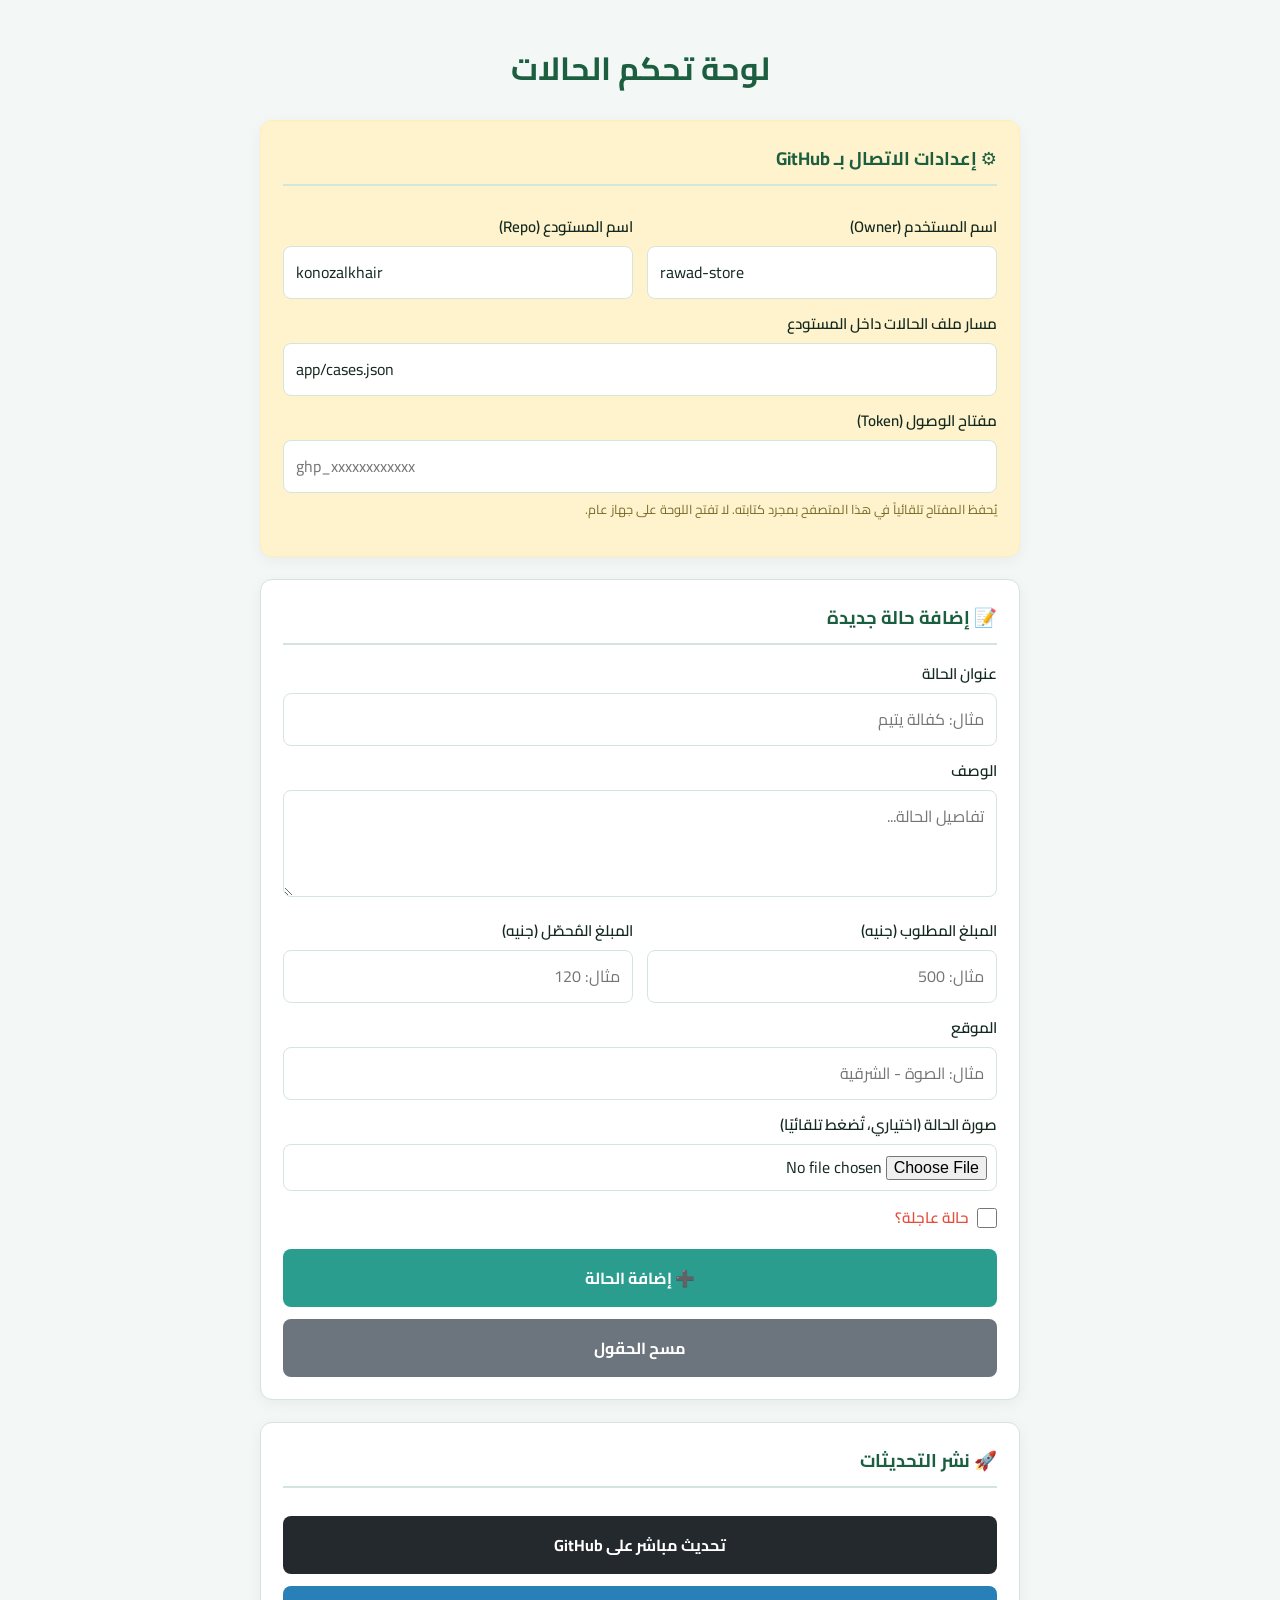
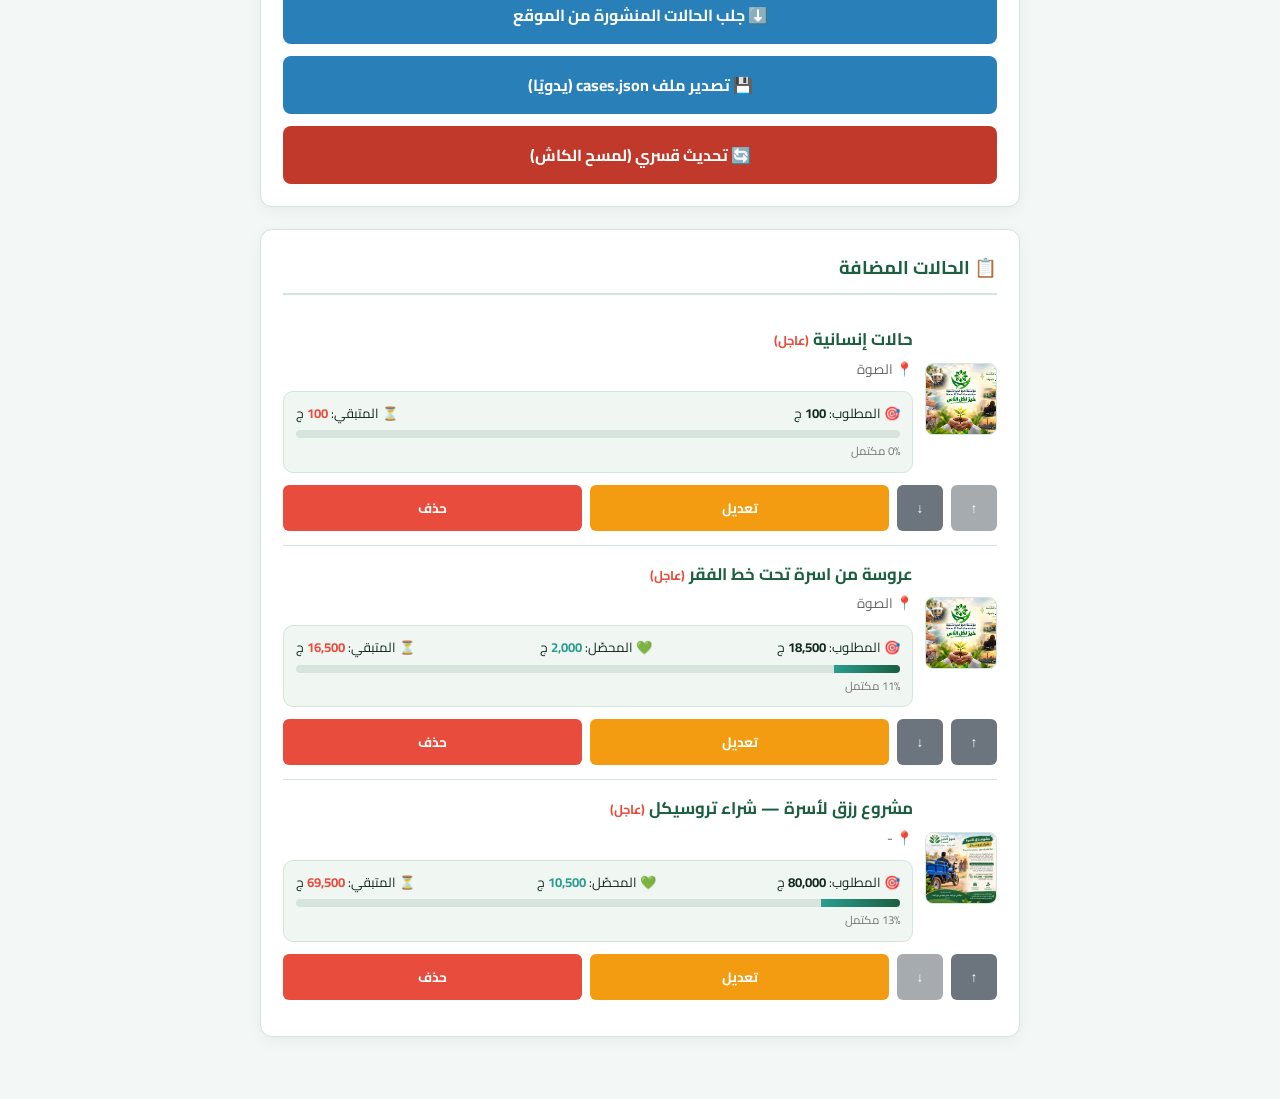
<file: app/admin.html>
<!DOCTYPE html>
<html lang="ar" dir="rtl">
<head>
<meta charset="UTF-8">
<meta name="viewport" content="width=device-width, initial-scale=1, viewport-fit=cover">
<meta name="theme-color" content="#1b5e40">
<link rel="icon" href="data:,">
<meta name="robots" content="noindex,nofollow">
<title>لوحة تحكم - كنوز الخير</title>
<link href="https://fonts.googleapis.com/css2?family=Cairo:wght@400;600;700&display=swap" rel="stylesheet">
<link rel="manifest" href="admin-manifest.json">
<style>
:root{--g:#1b5e40;--bg:#f3f7f5;--card:#fff;--tx:#14291f;--ln:#d4e5db;--danger:#e74c3c;--success:#2a9d8f;--warn:#f39c12}
*{box-sizing:border-box}
body{font-family:Cairo,"Segoe UI",Tahoma,system-ui,sans-serif;background:var(--bg);color:var(--tx);padding:20px;padding-top:calc(20px + env(safe-area-inset-top,0px));padding-bottom:calc(40px + env(safe-area-inset-bottom,0px));max-width:800px;margin:auto;line-height:1.7}
h1{color:var(--g);text-align:center;margin-bottom:24px}
.card{background:var(--card);padding:22px;border-radius:12px;box-shadow:0 4px 15px rgba(0,0,0,.05);margin-bottom:22px;border:1px solid var(--ln)}
.card h2{font-size:1.15rem;margin:0 0 16px;color:var(--g);border-bottom:2px solid var(--ln);padding-bottom:10px}
label{display:block;margin:12px 0 6px;font-weight:600;font-size:.95rem}
input,textarea,select{width:100%;font-size:16px;padding:12px;border:1px solid var(--ln);border-radius:8px;font:inherit;background:#fff;color:var(--tx)}
input:focus,textarea:focus,select:focus{outline:none;border-color:var(--g)}
input[type=checkbox]{width:20px;height:20px;accent-color:var(--danger);margin:0}
input[type=file]{padding:9px}
button{background:var(--g);color:#fff;border:0;padding:14px 20px;border-radius:8px;cursor:pointer;font:700 1rem Cairo,sans-serif;width:100%;margin-top:12px}
button:hover{opacity:.9}
button:disabled{opacity:.6;cursor:wait}
.sm{width:auto;margin:0;padding:8px 14px;font-size:.85rem;border-radius:6px}
.b-danger{background:var(--danger)}
.b-edit{background:var(--warn)}
.b-export{background:#2980b9}
.b-gh{background:#24292e}
.b-ok{background:var(--success)}
.b-grey{background:#6c757d}
.b-force{background:#c0392b}
.row{display:flex;gap:14px;flex-wrap:wrap}
.row>div{flex:1;min-width:200px}
.case-item{display:flex;justify-content:space-between;align-items:center;gap:12px;border-bottom:1px solid var(--ln);padding:14px 0;flex-wrap:wrap}
.case-item:last-child{border:0}
.ci{display:flex;align-items:center;gap:12px;min-width:0;flex:1 1 100%}
.ci>div{min-width:0;flex:1;overflow-wrap:anywhere}
.ci h3{margin:0 0 4px;font-size:1.05rem;color:var(--g)}
.ci p{margin:0;font-size:.85rem;color:#666}
.thumb{width:72px;height:72px;border-radius:8px;object-fit:cover;border:1px solid var(--ln);flex-shrink:0}
.actions{display:flex;gap:8px;flex:1 1 100%}
.actions button{flex:1;padding:10px 6px;margin:0}
.actions .b-mv{flex:0 0 46px;background:#6c757d;padding:8px 12px}
.cfg{background:#fff3cd;border-color:#ffeeba}
.hint{font-size:.8rem;color:#7a6a2a;margin-top:6px}
#toast{position:fixed;bottom:20px;left:50%;transform:translateX(-50%) translateY(20px);background:var(--g);color:#fff;padding:12px 24px;border-radius:30px;font-weight:700;box-shadow:0 4px 12px rgba(0,0,0,.2);opacity:0;transition:.3s;z-index:1000;pointer-events:none;max-width:90%;text-align:center}
#toast.show{opacity:1;transform:translateX(-50%) translateY(0)}
#toast.error{background:var(--danger)}
#amount-preview{margin-top:12px;padding:12px;border:1px dashed var(--ln);border-radius:8px;background:#f9fdfb;display:none}
#amount-preview .pv-row{display:flex;justify-content:space-between;font-size:.9rem;margin-bottom:6px;gap:8px;flex-wrap:wrap}
#amount-preview .pv-bar{height:10px;background:#e3ede8;border-radius:6px;overflow:hidden}
#amount-preview .pv-bar>div{height:100%;width:0;background:linear-gradient(90deg,#2a9d8f,#1b5e40);transition:width .3s}
.amt{margin-top:10px;padding:10px 12px;background:#f0f7f3;border:1px solid var(--ln);border-radius:10px;font-size:.82rem}
.amt-row{display:flex;justify-content:space-between;gap:6px;flex-wrap:wrap;margin-bottom:6px}
.amt-row strong{font-weight:700;color:var(--tx)}
.amt-row .ok strong{color:var(--success)}
.amt-row .warn strong{color:var(--danger)}
.bar{height:8px;background:#d7e4dc;border-radius:5px;overflow:hidden}
.bar>div{height:100%;background:linear-gradient(90deg,#2a9d8f,#1b5e40);transition:width .4s}
.pct{font-size:.72rem;color:#777;margin-top:4px;text-align:right}
.done-badge{background:#e6f5ed;color:#13402f;padding:8px;border-radius:8px;text-align:center;font-weight:700;margin-top:8px;font-size:.85rem;border:1px solid #c9e5d6}
</style>
</head>
<body>
<h1>لوحة تحكم الحالات</h1>

<div class="card cfg">
  <h2>⚙️ إعدادات الاتصال بـ GitHub</h2>
  <div class="row">
    <div><label for="gh-owner">اسم المستخدم (Owner)</label><input id="gh-owner" dir="ltr" autocomplete="off"></div>
    <div><label for="gh-repo">اسم المستودع (Repo)</label><input id="gh-repo" dir="ltr" autocomplete="off"></div>
  </div>
  <label for="gh-path">مسار ملف الحالات داخل المستودع</label>
  <input id="gh-path" dir="ltr" autocomplete="off">
  <label for="gh-token">مفتاح الوصول (Token)</label>
  <input type="password" id="gh-token" dir="ltr" placeholder="ghp_xxxxxxxxxxxx" autocomplete="off">
  <p class="hint">يُحفظ المفتاح تلقائياً في هذا المتصفح بمجرد كتابته. لا تفتح اللوحة على جهاز عام.</p>
</div>

<div class="card">
  <h2 id="form-title">📝 إضافة حالة جديدة</h2>
  <label for="title">عنوان الحالة</label>
  <input id="title" placeholder="مثال: كفالة يتيم">
  <label for="description">الوصف</label>
  <textarea id="description" rows="3" placeholder="تفاصيل الحالة..."></textarea>
  <div class="row">
    <div>
      <label for="needed">المبلغ المطلوب (جنيه)</label>
      <input id="needed" type="number" inputmode="numeric" min="0" step="1" placeholder="مثال: 500">
    </div>
    <div>
      <label for="collected">المبلغ المُحصّل (جنيه)</label>
      <input id="collected" type="number" inputmode="numeric" min="0" step="1" placeholder="مثال: 120">
    </div>
  </div>
  <div id="amount-preview">
    <div class="pv-row">
      <span>المحصّل: <strong id="pv-col">0</strong></span>
      <span>المتبقي: <strong id="pv-rem" style="color:var(--danger)">0</strong></span>
      <span id="pv-pct" style="color:var(--g)">0%</span>
    </div>
    <div class="pv-bar"><div id="pv-bar"></div></div>
  </div>
  <div class="row">
    <div><label for="location">الموقع</label><input id="location" placeholder="مثال: الصوة - الشرقية"></div>
  </div>
  <label for="imageFile">صورة الحالة (اختياري، تُضغط تلقائيًا)</label>
  <input type="file" id="imageFile" accept="image/*">
  <div id="imagePreview" style="margin-top:10px"></div>
  <button type="button" class="b-grey sm" id="btn-rmimg" style="margin-top:8px" hidden>إزالة الصورة</button>
  <label style="display:flex;align-items:center;gap:8px;cursor:pointer;margin-top:14px">
    <input type="checkbox" id="urgent"><span style="color:var(--danger)">حالة عاجلة؟</span>
  </label>
  <button type="button" class="b-ok" id="btn-save">➕ إضافة الحالة</button>
  <button type="button" class="b-grey" id="btn-clear">مسح الحقول</button>
</div>

<div class="card">
  <h2>🚀 نشر التحديثات</h2>
  <button type="button" class="b-gh" id="btn-gh">تحديث مباشر على GitHub</button>
  <button type="button" class="b-export" id="btn-pull">⬇️ جلب الحالات المنشورة من الموقع</button>
  <button type="button" class="b-export" id="btn-export">💾 تصدير ملف cases.json (يدويًا)</button>
  <button type="button" class="b-force" id="btn-force">🔄 تحديث قسري (لمسح الكاش)</button>
</div>

<div class="card">
  <h2>📋 الحالات المضافة</h2>
  <div id="cases-list"></div>
</div>
<div id="toast" role="status"></div>

<script>
(function(){
'use strict';
var $=function(i){return document.getElementById(i)};
var cases=[],editingIndex=-1,currentImage='';

function lsGet(k,d){try{var v=localStorage.getItem(k);return v===null?d:v}catch(e){return d}}
function lsSet(k,v){try{localStorage.setItem(k,v);return true}catch(e){return false}}
function esc(s){return String(s==null?'':s).replace(/[&<>"']/g,function(c){return {'&':'&amp;','<':'&lt;','>':'&gt;','"':'&quot;',"'":'&#39;'}[c]})}
function toast(m,err){var t=$('toast');t.textContent=m;t.className='show'+(err?' error':'');clearTimeout(t._t);t._t=setTimeout(function(){t.className=''},3200)}

/* دوال المبالغ */
function toNum(v){
  if(v==null)return 0;
  if(typeof v==='number')return isFinite(v)&&v>0?Math.floor(v):0;
  var s=String(v).replace(/[,\s]/g,'');
  var m=s.match(/\d+(\.\d+)?/);
  if(!m)return 0;
  var n=parseFloat(m[0]);
  return isFinite(n)&&n>0?Math.floor(n):0;
}
function fmtNum(n){
  n=toNum(n);
  return n?n.toLocaleString('en-US'):'0';
}
function amountBlock(c){
  var need = toNum(c.needed);
  var col  = toNum(c.collected);
  if(!need && !col) return '';
  if(need>0 && col>=need){
    return '<div class="done-badge">✅ تم اكتمال التبرع</div>';
  }
  var rem = Math.max(need-col,0);
  var pct = need>0?Math.min(100,Math.round(col/need*100)):0;
  return '<div class="amt">'+
    '<div class="amt-row">'+
      (need?'<span>🎯 المطلوب: <strong>'+fmtNum(need)+'</strong> ج</span>':'')+
      (col?'<span class="ok">💚 المحصّل: <strong>'+fmtNum(col)+'</strong> ج</span>':'')+
      (rem?'<span class="warn">⏳ المتبقي: <strong>'+fmtNum(rem)+'</strong> ج</span>':'')+
    '</div>'+
    (need?'<div class="bar"><div style="width:'+pct+'%"></div></div>'+
      '<div class="pct">'+pct+'% مكتمل</div>':'')+
  '</div>';
}

/* حفظ الإعدادات تلقائياً */
function saveSettings() {
  lsSet('gh_owner', $('gh-owner').value.trim());
  lsSet('gh_repo', $('gh-repo').value.trim());
  lsSet('gh_path', $('gh-path').value.trim());
  lsSet('gh_token', $('gh-token').value.trim());
}

function guess(){
  var o='rawad-store',r='konozalkhair',p='app/cases.json';
  if(/github\.io$/.test(location.hostname)){
    o=location.hostname.split('.')[0];
    var seg=location.pathname.split('/').filter(Boolean);
    if(seg.length)r=seg[0];
  }
  return {o:o,r:r,p:p};
}

var CASES_URL=/\/app\/(admin\.html)?$/.test(location.pathname)?'./cases.json':'./app/cases.json';
var g=guess();
$('gh-owner').value=lsGet('gh_owner',g.o);
$('gh-repo').value=lsGet('gh_repo',g.r);
$('gh-path').value=lsGet('gh_path',g.p);
$('gh-token').value=lsGet('gh_token','');

['gh-owner','gh-repo','gh-path','gh-token'].forEach(function(id) {
  $(id).addEventListener('change', saveSettings);
  $(id).addEventListener('blur', saveSettings);
});

function saveCases(){
  if(!lsSet('admin_cases',JSON.stringify(cases))) toast('تعذر الحفظ المحلي (المساحة ممتلئة). انشر على GitHub الآن.',true);
}
try{var c0=JSON.parse(lsGet('admin_cases','[]'));if(Array.isArray(c0))cases=c0}catch(e){}

function compress(file){
  return new Promise(function(res,rej){
    var fr=new FileReader();
    fr.onerror=function(){rej()};
    fr.onload=function(){
      var im=new Image();
      im.onerror=function(){rej()};
      im.onload=function(){
        var M=800,s=Math.min(1,M/Math.max(im.width,im.height));
        var cv=document.createElement('canvas');cv.width=Math.round(im.width*s);cv.height=Math.round(im.height*s);
        var x=cv.getContext('2d');x.fillStyle='#fff';x.fillRect(0,0,cv.width,cv.height);x.drawImage(im,0,0,cv.width,cv.height);
        res(cv.toDataURL('image/jpeg',0.72));
      };
      im.src=fr.result;
    };
    fr.readAsDataURL(file);
  });
}
function setPreview(src){
  var box=$('imagePreview');box.innerHTML='';$('btn-rmimg').hidden=!src;
  if(!src)return;
  var i=document.createElement('img');i.src=src;i.style.cssText='max-width:100%;max-height:150px;border-radius:8px;border:1px solid #ddd';
  box.appendChild(i);
}
$('btn-rmimg').addEventListener('click',function(){currentImage='';$('imageFile').value='';setPreview('')});
$('imageFile').addEventListener('change',function(){
  var f=this.files[0];if(!f)return;
  compress(f).then(function(d){currentImage=d;setPreview(d)}).catch(function(){toast('تعذر قراءة الصورة',true)});
});

function updatePreview(){
  var need=toNum($('needed').value),col=toNum($('collected').value),box=$('amount-preview');
  if(!need&&!col){box.style.display='none';return}
  box.style.display='block';
  var rem=Math.max(need-col,0),pct=need>0?Math.min(100,Math.round(col/need*100)):0;
  $('pv-col').textContent=fmtNum(col);
  $('pv-rem').textContent=fmtNum(rem);
  $('pv-pct').textContent=pct+'%';
  $('pv-bar').style.width=pct+'%';
}

function render(){
  var list=$('cases-list');list.innerHTML='';
  if(!cases.length){list.innerHTML='<p style="text-align:center;color:#888">لا توجد حالات مضافة.</p>';return}
  cases.forEach(function(c,i){
    var d=document.createElement('div');d.className='case-item';
    var img=/^(data:image\/|https?:\/\/|[\w\-.\/%]+$)/i.test(c.image||'')?c.image:'';
    d.innerHTML='<div class="ci">'+(img?'<img class="thumb" src="'+esc(img)+'" alt="">':'')+
      '<div><h3>'+esc(c.title||'حالة')+(c.urgent?' <span style="color:var(--danger);font-size:.8rem">(عاجل)</span>':'')+'</h3>'+
      '<p>📍 '+esc(c.location||'-')+'</p>'+amountBlock(c)+'</div></div>'+
      '<div class="actions"><button type="button" class="sm b-mv" aria-label="للأعلى"'+(i===0?' disabled':'')+'>↑</button><button type="button" class="sm b-mv" aria-label="للأسفل"'+(i===cases.length-1?' disabled':'')+'>↓</button><button type="button" class="sm b-edit">تعديل</button><button type="button" class="sm b-danger">حذف</button></div>';
    var b=d.querySelectorAll('.actions button');
    b[0].addEventListener('click',function(){mv(i,-1)});
    b[1].addEventListener('click',function(){mv(i,1)});
    b[2].addEventListener('click',function(){edit(i)});
    b[3].addEventListener('click',function(){del(i)});
    list.appendChild(d);
  });
}

function mv(i,d){
  var j=i+d;
  if(j<0||j>=cases.length)return;
  var t=cases[i];cases[i]=cases[j];cases[j]=t;
  if(editingIndex===i)editingIndex=j;
  else if(editingIndex===j)editingIndex=i;
  saveCases();render();
}
function clearForm(){
  editingIndex=-1;currentImage='';
  $('form-title').textContent='📝 إضافة حالة جديدة';
  ['title','description','needed','collected','location'].forEach(function(k){if($(k))$(k).value=''});
  $('urgent').checked=false;
  $('imageFile').value='';
  setPreview('');
  $('btn-save').textContent='➕ إضافة الحالة';
  updatePreview();
}
function save(){
  var title=$('title').value.trim();
  if(!title){toast('يجب كتابة عنوان للحالة',true);return}
  var needed=toNum($('needed').value),collected=toNum($('collected').value);
  if(collected>needed&&needed>0){
    if(!confirm('المبلغ المحصّل أكبر من المطلوب. المتابعة؟')) return;
  }
  var id=editingIndex>-1?cases[editingIndex].id:Date.now();
  var item={
    id:id,
    title:title,
    description:$('description').value.trim(),
    needed:needed,
    collected:collected,
    location:$('location').value.trim(),
    urgent:$('urgent').checked,
    image:currentImage||''
  };
  if(editingIndex>-1)cases[editingIndex]=item;else cases.push(item);
  saveCases();clearForm();render();
  toast('✅ تم الحفظ محليًا، اضغط "تحديث مباشر على GitHub" للنشر');
}
function edit(i){
  editingIndex=i;var c=cases[i];
  $('form-title').textContent='✏️ تعديل الحالة';
  $('title').value=c.title||'';
  $('description').value=c.description||'';
  $('needed').value=(c.needed!=null?toNum(c.needed):'');
  $('collected').value=(c.collected!=null?toNum(c.collected):'');
  $('location').value=c.location||'';
  $('urgent').checked=!!c.urgent;
  currentImage=c.image||'';
  setPreview(currentImage);
  $('imageFile').value='';
  $('btn-save').textContent='💾 تحديث الحالة';
  updatePreview();
  window.scrollTo(0,0);
}
function del(i){
  if(!confirm('هل أنت متأكد من حذف هذه الحالة؟'))return;
  cases.splice(i,1);
  if(editingIndex===i)clearForm();
  else if(editingIndex>i)editingIndex--;
  saveCases();render();
}
function exportData(){
  var blob=new Blob([JSON.stringify(cases,null,2)],{type:'application/json'});
  var u=URL.createObjectURL(blob),a=document.createElement('a');
  a.href=u;a.download='cases.json';document.body.appendChild(a);a.click();a.remove();
  setTimeout(function(){URL.revokeObjectURL(u)},1000);
}
function pull(){
  fetch(CASES_URL+'?t='+Date.now(),{cache:'no-store'})
    .then(function(r){if(!r.ok)throw 0;return r.json()})
    .then(function(d){
      if(!Array.isArray(d))throw 0;
      if(cases.length&&!confirm('سيستبدل هذا الحالات الحالية في اللوحة بالمنشورة. متابعة؟'))return;
      cases=d.map(function(c){
        if(!c||typeof c!=='object')return null;
        return {
          id:c.id||0,
          title:c.title||'',
          description:c.description||'',
          needed:toNum(c.needed),
          collected:toNum(c.collected),
          location:c.location||'',
          urgent:!!c.urgent,
          image:c.image||''
        };
      }).filter(function(c){return c!==null});
      saveCases();clearForm();render();
      toast('✅ تم جلب الحالات المنشورة');
    })
    .catch(function(){toast('تعذر جلب ملف الحالات',true)});
}

function b64(str){
  var bytes=new TextEncoder().encode(str),bin='',CH=0x8000;
  for(var i=0;i<bytes.length;i+=CH)bin+=String.fromCharCode.apply(null,bytes.subarray(i,i+CH));
  return btoa(bin);
}
async function publish(){
  saveSettings();
  var owner=$('gh-owner').value.trim(),
      repo=$('gh-repo').value.trim(),
      path=$('gh-path').value.trim().replace(/^\/+/,''),
      token=$('gh-token').value.trim();
  if(!owner||!repo||!path||!token){toast('أكمل بيانات GitHub أولًا',true);return}
  if(!cases.length&&!confirm('القائمة فارغة، سيتم نشر ملف بلا حالات. متابعة؟'))return;
  var api='https://api.github.com/repos/'+encodeURIComponent(owner)+'/'+encodeURIComponent(repo)+'/contents/'+path.split('/').map(encodeURIComponent).join('/');
  var H={'Authorization':'Bearer '+token,'Accept':'application/vnd.github+json'};
  var btn=$('btn-gh'),old=btn.textContent;
  btn.textContent='⏳ جاري النشر...';btn.disabled=true;
  try{
    var sha=null,r=await fetch(api+'?t='+Date.now(),{headers:H,cache:'no-store'});
    if(r.ok){sha=(await r.json()).sha}
    else if(r.status===401||r.status===403){toast('فشل: المفتاح غير صحيح أو بلا صلاحية',true);return}
    else if(r.status!==404){toast('تعذر الوصول للمستودع (رمز '+r.status+')',true);return}
    var body={message:'تحديث الحالات من لوحة التحكم',content:b64(JSON.stringify(cases,null,2))};
    if(sha)body.sha=sha;
    var p=await fetch(api,{method:'PUT',headers:Object.assign({'Content-Type':'application/json'},H),body:JSON.stringify(body)});
    if(p.ok)toast('✅ تم النشر! قد يستغرق ظهوره دقيقة أو دقيقتين (حجم الملف '+Math.round(body.content.length*.75/1024)+' ك.ب)');
    else{var e={};try{e=await p.json()}catch(x){}toast('❌ فشل النشر: '+(e.message||p.status),true)}
  }catch(e){toast('❌ خطأ في الاتصال بالإنترنت',true)}
  finally{btn.textContent=old;btn.disabled=false}
}
async function force(){
  try{
    if('serviceWorker' in navigator){
      var rs=await navigator.serviceWorker.getRegistrations();
      for(var i=0;i<rs.length;i++)await rs[i].unregister();
    }
    if('caches' in window){
      var ks=await caches.keys();
      for(var j=0;j<ks.length;j++)await caches.delete(ks[j]);
    }
  }catch(e){}
  toast('✅ تم مسح الكاش، جاري إعادة التحميل...');
  setTimeout(function(){
    location.href=/\/app\/(admin\.html)?$/.test(location.pathname)?'./index.html':'./app/';
  },1400);
}

$('btn-save').addEventListener('click',save);
$('btn-clear').addEventListener('click',clearForm);
$('btn-gh').addEventListener('click',publish);
$('btn-pull').addEventListener('click',pull);
$('btn-export').addEventListener('click',function(){cases.length?exportData():toast('لا توجد بيانات لتصديرها',true)});
$('btn-force').addEventListener('click',force);
$('needed').addEventListener('input',updatePreview);
$('collected').addEventListener('input',updatePreview);

render();
if(!cases.length){
  fetch(CASES_URL+'?t='+Date.now(),{cache:'no-store'})
    .then(function(r){return r.ok?r.json():[]})
    .then(function(d){
      if(Array.isArray(d)&&d.length){
        cases=d.map(function(c){
          if(!c||typeof c!=='object')return null;
          return {
            id:c.id||0,
            title:c.title||'',
            description:c.description||'',
            needed:toNum(c.needed),
            collected:toNum(c.collected),
            location:c.location||'',
            urgent:!!c.urgent,
            image:c.image||''
          };
        }).filter(function(c){return c!==null});
        saveCases();render();
      }
    }).catch(function(){});
}
})();
</script>
</body>
</html>
</file>
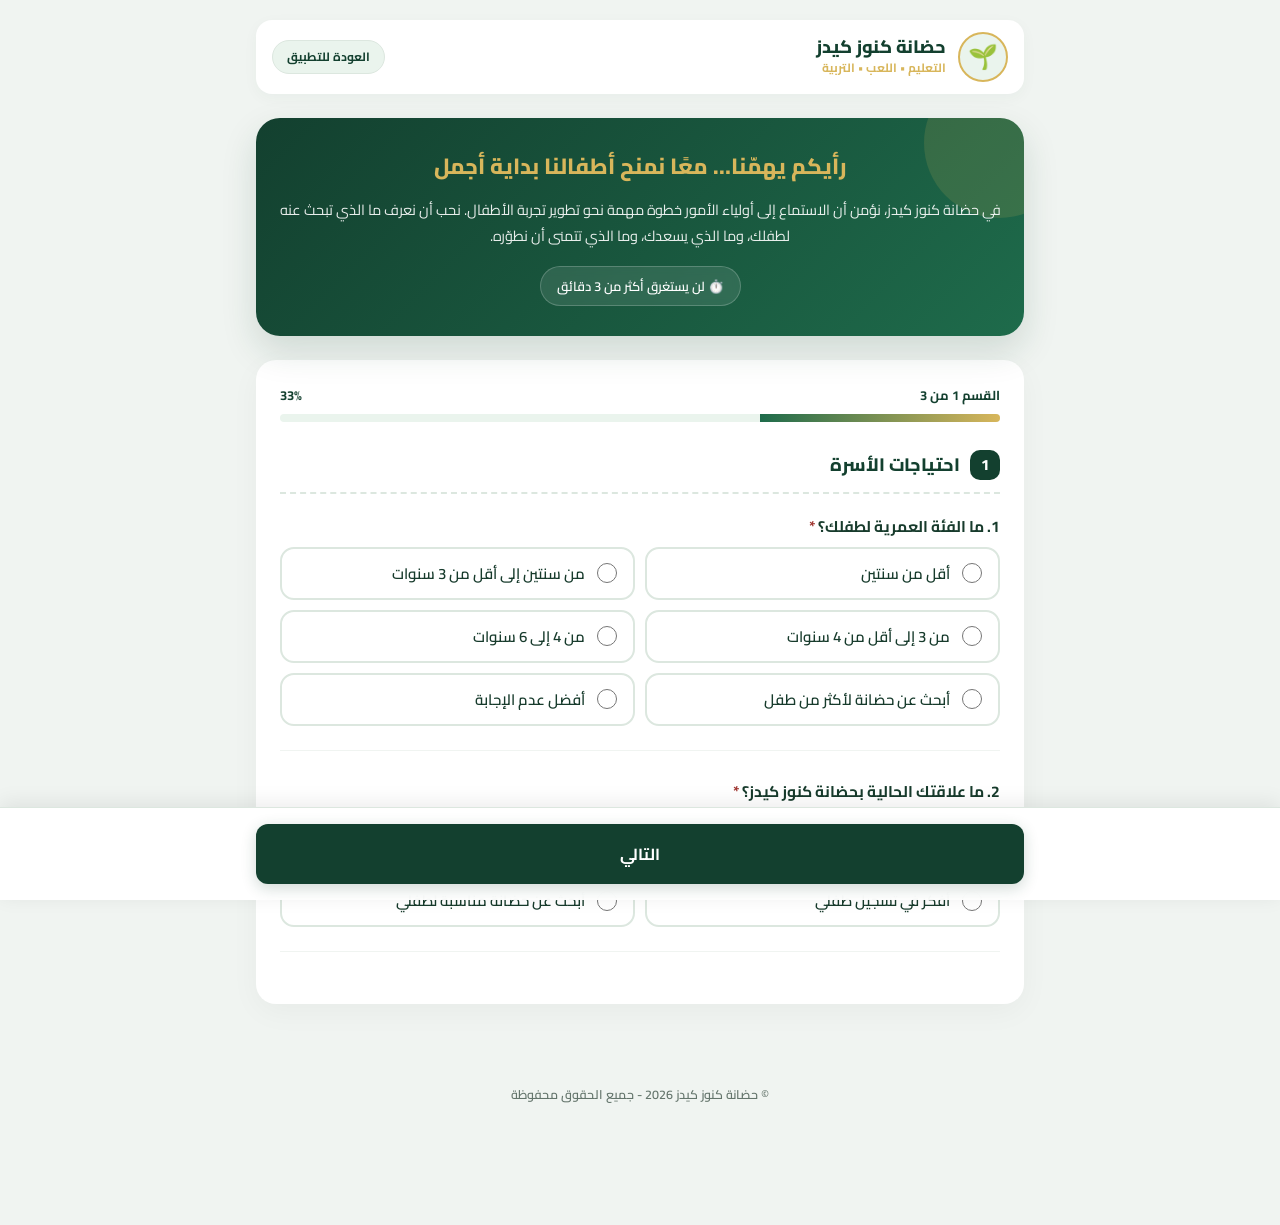
<file: app/knoz_kids_parent_survey.html>
<!DOCTYPE html>
<html lang="ar" dir="rtl">
<head>
<meta charset="UTF-8">
<meta name="viewport" content="width=device-width, initial-scale=1, viewport-fit=cover">
<meta name="theme-color" content="#13402f">
<title>استبيان أولياء الأمور | حضانة كنوز كيدز</title>
<link rel="preconnect" href="https://fonts.googleapis.com">
<link rel="preconnect" href="https://fonts.gstatic.com" crossorigin>
<link href="https://fonts.googleapis.com/css2?family=Cairo:wght@400;600;700;800&display=swap" rel="stylesheet">
<style>
:root {
  --green: #13402f;
  --green-light: #1e6b4b;
  --mint: #eaf4ed;
  --gold: #d8b65b;
  --ink: #173b2c;
  --muted: #64756c;
  --paper: #f8faf9;
  --line: #dce7df;
  --danger: #a23b36;
  --danger-bg: #fdf2f2;
}

* { box-sizing: border-box; margin: 0; padding: 0; -webkit-tap-highlight-color: transparent; }
html { scroll-behavior: smooth; }
body {
  background: #f0f4f1;
  color: var(--ink);
  font-family: 'Cairo', Tahoma, sans-serif;
  line-height: 1.7;
  padding-bottom: env(safe-area-inset-bottom);
}
.shell { width: min(800px, 100%); margin: auto; padding: 20px 16px 40px; }

/* الهيدر */
.brand { 
  display: flex; align-items: center; gap: 12px; 
  margin-bottom: 24px; background: #fff; 
  padding: 12px 16px; border-radius: 16px;
  box-shadow: 0 4px 15px rgba(19, 64, 47, 0.04);
}
.brand-icon {
  width: 50px; height: 50px; border-radius: 50%;
  background: var(--mint); border: 2px solid var(--gold);
  display: grid; place-items: center; font-size: 24px;
}
.brand-text h1 { font-size: 18px; color: var(--green); font-weight: 800; line-height: 1.2; }
.brand-text p { font-size: 12px; color: var(--gold); font-weight: 700; }

.backlink {
  margin-inline-start: auto; font-size: 12px; color: var(--green);
  font-weight: 700; text-decoration: none; border: 1.5px solid var(--line);
  background: var(--mint); border-radius: 99px; padding: 6px 14px;
  transition: 0.2s ease;
}
.backlink:hover { background: #dcebe2; }

/* الغلاف (Hero) */
.hero {
  border-radius: 24px; padding: 30px 20px; margin-bottom: 24px;
  background: linear-gradient(135deg, var(--green) 0%, var(--green-light) 100%);
  color: #fff; text-align: center; position: relative; overflow: hidden;
  box-shadow: 0 15px 35px rgba(19, 64, 47, 0.15);
}
.hero::before {
  content: ''; position: absolute; top: -50px; right: -50px;
  width: 150px; height: 150px; border-radius: 50%;
  background: rgba(216, 182, 91, 0.15);
}
.hero h2 { font-size: 22px; margin-bottom: 12px; color: var(--gold); font-weight: 800; }
.hero p { font-size: 14.5px; opacity: 0.9; line-height: 1.8; margin-bottom: 16px; }
.time-badge {
  display: inline-flex; align-items: center; gap: 6px;
  background: rgba(255,255,255,0.1); backdrop-filter: blur(4px);
  padding: 8px 16px; border-radius: 99px; font-size: 13px; font-weight: 600;
  border: 1px solid rgba(255,255,255,0.2);
}

/* الكارت الرئيسي */
.card {
  background: #fff; border-radius: 20px; padding: 24px;
  box-shadow: 0 8px 30px rgba(0, 0, 0, 0.04);
  margin-bottom: 80px; /* مساحة للأزرار الثابتة */
}

/* شريط التقدم */
.progress-container { margin-bottom: 28px; }
.progress-text { 
  display: flex; justify-content: space-between; 
  font-size: 13px; color: var(--green); margin-bottom: 8px; font-weight: 700; 
}
.progress-bar-bg { height: 8px; background: var(--mint); border-radius: 10px; overflow: hidden; }
.progress-bar-fill { height: 100%; width: 0; background: linear-gradient(90deg, var(--green-light), var(--gold)); transition: width 0.4s ease; }

/* الأقسام */
.step { display: none; animation: slideUp 0.4s ease; }
.step.active { display: block; }
@keyframes slideUp { from { opacity: 0; transform: translateY(15px); } to { opacity: 1; transform: translateY(0); } }

h3 { 
  font-size: 18px; color: var(--green); margin-bottom: 20px; 
  display: flex; align-items: center; gap: 10px; font-weight: 800;
  padding-bottom: 12px; border-bottom: 2px dashed var(--line);
}
h3 span { 
  background: var(--green); color: #fff; width: 30px; height: 30px; 
  display: grid; place-items: center; border-radius: 10px; font-size: 15px; 
}

/* الأسئلة */
.q-group { margin-bottom: 28px; padding-bottom: 24px; border-bottom: 1px solid #f0f4f1; }
.q-group:last-child { border-bottom: none; padding-bottom: 0; margin-bottom: 0; }
.q-title { font-weight: 700; font-size: 15.5px; margin-bottom: 6px; color: var(--ink); }
.q-hint { font-size: 12.5px; color: var(--muted); margin-bottom: 14px; }

/* شبكة الخيارات */
.options-grid { display: grid; grid-template-columns: 1fr; gap: 10px; }
@media(min-width: 600px) { .options-grid { grid-template-columns: 1fr 1fr; } }

/* تصميم الخيارات (Cards) */
.opt {
  display: flex; align-items: center; gap: 12px; padding: 14px 16px;
  border: 2px solid var(--line); border-radius: 14px; background: #fff;
  cursor: pointer; transition: all 0.2s ease; position: relative;
}
.opt:hover { border-color: #b5cdbf; }
.opt input[type="radio"], .opt input[type="checkbox"] { 
  width: 20px; height: 20px; margin: 0; accent-color: var(--green); flex-shrink: 0;
}
.opt span { font-size: 15px; color: var(--ink); line-height: 1.4; font-weight: 600; }
.opt.selected { 
  background: var(--mint); border-color: var(--green); 
  box-shadow: 0 2px 8px rgba(19, 64, 47, 0.08);
}

/* تأثير الاهتزاز للخطأ */
.shake { animation: shake 0.4s ease-in-out; border-color: var(--danger) !important; background: var(--danger-bg) !important; }
@keyframes shake {
  0%, 100% { transform: translateX(0); }
  25% { transform: translateX(-5px); }
  50% { transform: translateX(5px); }
  75% { transform: translateX(-5px); }
}

/* الحقول النصية */
.input-field {
  width: 100%; padding: 14px; border: 2px solid var(--line);
  border-radius: 12px; font-family: inherit; font-size: 15px;
  background: var(--paper); transition: all 0.2s;
}
.input-field:focus { outline: none; border-color: var(--green); background: #fff; box-shadow: 0 0 0 4px rgba(19, 64, 47, 0.05); }
textarea.input-field { min-height: 120px; resize: vertical; }

/* الحقول الشرطية */
.conditional-field { display: none; margin-top: 14px; padding: 18px; background: #f4f8f5; border: 1px solid var(--line); border-radius: 14px; }
.conditional-field.show { display: block; animation: slideUp 0.3s ease; }

/* رسائل الخطأ */
.error-msg { 
  background: var(--danger-bg); color: var(--danger); padding: 10px 14px; 
  border-radius: 10px; font-size: 13px; font-weight: 700; 
  margin-top: 10px; display: none; border: 1px solid #f8b4b4;
}
.error-msg.show { display: block; animation: slideUp 0.3s ease; }

/* أزرار التنقل */
.nav-buttons { 
  display: flex; gap: 12px; 
  position: fixed; bottom: 0; left: 0; right: 0;
  background: rgba(255,255,255,0.95); backdrop-filter: blur(10px);
  padding: 16px max(16px, calc(50% - 384px)) calc(16px + env(safe-area-inset-bottom));
  box-shadow: 0 -4px 20px rgba(0,0,0,0.08);
  z-index: 100;
  border-top: 1px solid var(--line);
}
@media(max-width: 800px) {
  .nav-buttons { padding: 16px; }
}
.btn {
  flex: 1; padding: 15px; border: none; border-radius: 12px;
  font-size: 16px; font-weight: 700; cursor: pointer; font-family: inherit;
  transition: all 0.2s ease; display: flex; justify-content: center; align-items: center; gap: 8px;
}
.btn-primary { background: var(--green); color: #fff; box-shadow: 0 4px 15px rgba(19, 64, 47, 0.2); }
.btn-primary:hover { background: var(--green-light); }
.btn-secondary { background: var(--mint); color: var(--green); border: 1px solid var(--line); }
.btn-secondary:hover { background: #e0ebe4; }
.btn:disabled { opacity: 0.6; cursor: not-allowed; }

/* شاشة النجاح */
.success-screen { display: none; text-align: center; padding: 40px 20px; }
.success-screen.show { display: block; }
.success-icon { 
  width: 80px; height: 80px; background: var(--mint); color: var(--green); 
  font-size: 40px; border-radius: 50%; display: grid; place-items: center; 
  margin: 0 auto 20px; border: 4px solid #fff; box-shadow: 0 8px 25px rgba(19, 64, 47, 0.15);
}
.success-screen h2 { color: var(--green); margin-bottom: 12px; font-size: 22px; }
.success-screen p { color: var(--muted); margin-bottom: 24px; font-size: 15px; }

footer { text-align: center; font-size: 12.5px; color: var(--muted); margin-top: 30px; font-weight: 600; margin-bottom: 80px; }
</style>
</head>
<body>

<main class="shell">
  <!-- الهيدر -->
  <header class="brand">
    <div class="brand-icon">🌱</div>
    <div class="brand-text">
      <h1>حضانة كنوز كيدز</h1>
      <p>التعليم • اللعب • التربية</p>
    </div>
    <a class="backlink" href="index.html">العودة للتطبيق</a>
  </header>

  <!-- الغلاف -->
  <section class="hero">
    <h2>رأيكم يهمّنا… معًا نمنح أطفالنا بداية أجمل</h2>
    <p>في حضانة كنوز كيدز، نؤمن أن الاستماع إلى أولياء الأمور خطوة مهمة نحو تطوير تجربة الأطفال. نحب أن نعرف ما الذي تبحث عنه لطفلك، وما الذي يسعدك، وما الذي تتمنى أن نطوّره.</p>
    <span class="time-badge">⏱️ لن يستغرق أكثر من 3 دقائق</span>
  </section>

  <!-- الكارت الرئيسي -->
  <div class="card">
    
    <!-- شريط التقدم -->
    <div class="progress-container" id="progress-container">
      <div class="progress-text">
        <span id="step-text">القسم 1 من 3</span>
        <span id="percent-text">33%</span>
      </div>
      <div class="progress-bar-bg">
        <div class="progress-bar-fill" id="progress-bar"></div>
      </div>
    </div>

    <form id="survey-form" novalidate>
      
      <!-- القسم الأول -->
      <div class="step active" data-step="1">
        <h3><span>1</span> احتياجات الأسرة</h3>
        
        <div class="q-group" data-required="true">
          <p class="q-title">1. ما الفئة العمرية لطفلك؟ <span style="color:var(--danger)">*</span></p>
          <div class="options-grid">
            <label class="opt"><input type="radio" name="age" value="أقل من سنتين"><span>أقل من سنتين</span></label>
            <label class="opt"><input type="radio" name="age" value="من سنتين إلى أقل من 3 سنوات"><span>من سنتين إلى أقل من 3 سنوات</span></label>
            <label class="opt"><input type="radio" name="age" value="من 3 إلى أقل من 4 سنوات"><span>من 3 إلى أقل من 4 سنوات</span></label>
            <label class="opt"><input type="radio" name="age" value="من 4 إلى 6 سنوات"><span>من 4 إلى 6 سنوات</span></label>
            <label class="opt"><input type="radio" name="age" value="أبحث عن حضانة لأكثر من طفل"><span>أبحث عن حضانة لأكثر من طفل</span></label>
            <label class="opt"><input type="radio" name="age" value="أفضل عدم الإجابة"><span>أفضل عدم الإجابة</span></label>
          </div>
          <div class="error-msg">الرجاء اختيار الفئة العمرية للمتابعة.</div>
        </div>

        <div class="q-group" data-required="true">
          <p class="q-title">2. ما علاقتك الحالية بحضانة كنوز كيدز؟ <span style="color:var(--danger)">*</span></p>
          <div class="options-grid">
            <label class="opt"><input type="radio" name="relation" value="طفلي ملتحق بالحضانة حاليًا"><span>طفلي ملتحق بالحضانة حاليًا</span></label>
            <label class="opt"><input type="radio" name="relation" value="سبق لطفلي الالتحاق بها"><span>سبق لطفلي الالتحاق بها</span></label>
            <label class="opt"><input type="radio" name="relation" value="أفكر في تسجيل طفلي"><span>أفكر في تسجيل طفلي</span></label>
            <label class="opt"><input type="radio" name="relation" value="أبحث عن حضانة مناسبة لطفلي"><span>أبحث عن حضانة مناسبة لطفلي</span></label>
          </div>
          <div class="error-msg">الرجاء اختيار علاقتك بالحضانة للمتابعة.</div>
        </div>

        <div class="q-group conditional-field" id="q3-group">
          <p class="q-title">3. كيف تقيّم تجربتك مع الحضانة؟</p>
          <p class="q-hint">اختياري بناءً على إجابتك السابقة.</p>
          <div class="options-grid">
            <label class="opt"><input type="radio" name="rating" value="ممتازة"><span>ممتازة</span></label>
            <label class="opt"><input type="radio" name="rating" value="جيدة جدًا"><span>جيدة جدًا</span></label>
            <label class="opt"><input type="radio" name="rating" value="جيدة"><span>جيدة</span></label>
            <label class="opt"><input type="radio" name="rating" value="تحتاج إلى تحسين"><span>تحتاج إلى تحسين</span></label>
            <label class="opt"><input type="radio" name="rating" value="لا ينطبق عليّ"><span>لا ينطبق عليّ</span></label>
          </div>
        </div>
      </div>

      <!-- القسم الثاني -->
      <div class="step" data-step="2">
        <h3><span>2</span> التقييم والأولويات</h3>
        
        <div class="q-group" data-required="true">
          <p class="q-title">4. ما أهم ثلاثة أمور تبحث عنها في الحضانة؟ <span style="color:var(--danger)">*</span></p>
          <p class="q-hint" style="color: var(--gold); font-weight: 700;">اختر 3 خيارات كحد أقصى.</p>
          <div class="options-grid" id="q4-options">
            <label class="opt"><input type="checkbox" name="priorities" value="الأمان والنظافة والرعاية اليومية"><span>الأمان والنظافة والرعاية اليومية</span></label>
            <label class="opt"><input type="checkbox" name="priorities" value="حسن تعامل المعلمات مع الأطفال"><span>حسن تعامل المعلمات مع الأطفال</span></label>
            <label class="opt"><input type="checkbox" name="priorities" value="التأسيس التعليمي للحروف والأرقام"><span>التأسيس التعليمي للحروف والأرقام</span></label>
            <label class="opt"><input type="checkbox" name="priorities" value="تنمية اللغة والمهارات والتفكير"><span>تنمية اللغة والمهارات والتفكير</span></label>
            <label class="opt"><input type="checkbox" name="priorities" value="الأنشطة واللعب والتعلّم بالممارسة"><span>الأنشطة واللعب والتعلّم بالممارسة</span></label>
            <label class="opt"><input type="checkbox" name="priorities" value="القرآن الكريم والقيم والأخلاق"><span>القرآن الكريم والقيم والأخلاق</span></label>
            <label class="opt"><input type="checkbox" name="priorities" value="التواصل المستمر مع أولياء الأمور"><span>التواصل المستمر مع أولياء الأمور</span></label>
            <label class="opt"><input type="checkbox" name="priorities" value="الرسوم المناسبة ووضوح التكاليف"><span>الرسوم المناسبة ووضوح التكاليف</span></label>
            <label class="opt"><input type="checkbox" name="priorities" value="قرب الحضانة من المنزل أو العمل"><span>قرب الحضانة من المنزل أو العمل</span></label>
            <label class="opt"><input type="checkbox" name="priorities" value="توفر المواصلات"><span>توفر المواصلات</span></label>
          </div>
          <div class="error-msg">الرجاء اختيار 3 خيارات كحد أقصى.</div>
        </div>

        <div class="q-group" data-required="true">
          <p class="q-title">5. ما أكثر جانب تتمنى أن تطوّره الحضانة أو تهتم به؟ <span style="color:var(--danger)">*</span></p>
          <p class="q-hint" style="color: var(--gold); font-weight: 700;">اختر 3 خيارات كحد أقصى.</p>
          <div class="options-grid" id="q5-options">
            <label class="opt"><input type="checkbox" name="improvements" value="الأنشطة والألعاب التعليمية"><span>الأنشطة والألعاب التعليمية</span></label>
            <label class="opt"><input type="checkbox" name="improvements" value="التأسيس التعليمي والمهارات اللغوية"><span>التأسيس التعليمي والمهارات اللغوية</span></label>
            <label class="opt"><input type="checkbox" name="improvements" value="التواصل وإطلاع ولي الأمر على تقدم طفله"><span>التواصل وإطلاع ولي الأمر على تقدم طفله</span></label>
            <label class="opt"><input type="checkbox" name="improvements" value="النظافة والرعاية اليومية"><span>النظافة والرعاية اليومية</span></label>
            <label class="opt"><input type="checkbox" name="improvements" value="تنمية السلوك والاستقلالية والثقة بالنفس"><span>تنمية السلوك والاستقلالية والثقة بالنفس</span></label>
            <label class="opt"><input type="checkbox" name="improvements" value="القرآن الكريم والقيم والأخلاق"><span>القرآن الكريم والقيم والأخلاق</span></label>
            <label class="opt"><input type="checkbox" name="improvements" value="المواعيد أو المواصلات"><span>المواعيد أو المواصلات</span></label>
            <label class="opt"><input type="checkbox" name="improvements" value="الرسوم أو خيارات السداد"><span>الرسوم أو خيارات السداد</span></label>
            <label class="opt"><input type="checkbox" name="improvements" value="لا يوجد اقتراح حاليًا"><span>لا يوجد اقتراح حاليًا</span></label>
            <label class="opt"><input type="checkbox" id="chk-other-improvement" value="أمر آخر"><span>أمر آخر (وضحه أدناه)</span></label>
          </div>
          <input type="text" class="input-field conditional-field" id="other-improvement-text" name="other_improvement" placeholder="اكتب اقتراحك الآخر هنا...">
          <div class="error-msg">الرجاء اختيار 3 خيارات كحد أقصى.</div>
        </div>
      </div>

      <!-- القسم الثالث -->
      <div class="step" data-step="3">
        <h3><span>3</span> المواعيد والمقترحات</h3>

        <div class="q-group" data-required="true">
          <p class="q-title">6. ما نظام الحضور الذي يناسبك؟ <span style="color:var(--danger)">*</span></p>
          <div class="options-grid">
            <label class="opt"><input type="radio" name="schedule" value="نصف يوم"><span>نصف يوم</span></label>
            <label class="opt"><input type="radio" name="schedule" value="يوم كامل"><span>يوم كامل</span></label>
            <label class="opt"><input type="radio" name="schedule" value="يعتمد على المواعيد والتكلفة"><span>يعتمد على المواعيد والتكلفة</span></label>
            <label class="opt"><input type="radio" name="schedule" value="أحتاج إلى معرفة التفاصيل أولًا"><span>أحتاج إلى معرفة التفاصيل أولًا</span></label>
          </div>
          <div class="error-msg">الرجاء اختيار نظام الحضور للمتابعة.</div>
        </div>

        <div class="q-group" data-required="true">
          <p class="q-title">7. ما موعد بدء اليوم الذي تفضّله؟ <span style="color:var(--danger)">*</span></p>
          <div class="options-grid">
            <label class="opt"><input type="radio" name="start_time" value="7:00 صباحًا"><span>7:00 صباحًا</span></label>
            <label class="opt"><input type="radio" name="start_time" value="8:00 صباحًا"><span>8:00 صباحًا</span></label>
            <label class="opt"><input type="radio" name="start_time" value="9:00 صباحًا"><span>9:00 صباحًا</span></label>
            <label class="opt"><input type="radio" name="start_time" value="وقت آخر أو جدول مرن"><span>وقت آخر أو جدول مرن</span></label>
          </div>
          <div class="error-msg">الرجاء اختيار موعد البدء.</div>
        </div>

        <div class="q-group" data-required="true">
          <p class="q-title">8. هل تحتاج إلى خدمة المواصلات لطفلك؟ <span style="color:var(--danger)">*</span></p>
          <div class="options-grid">
            <label class="opt"><input type="radio" name="transport" value="نعم، أحتاج إليها"><span>نعم، أحتاج إليها</span></label>
            <label class="opt"><input type="radio" name="transport" value="قد أحتاج إليها حسب المسار والتكلفة"><span>قد أحتاج إليها حسب المسار والتكلفة</span></label>
            <label class="opt"><input type="radio" name="transport" value="لا أحتاج إليها"><span>لا أحتاج إليها</span></label>
            <label class="opt"><input type="radio" name="transport" value="أود معرفة التفاصيل أولًا"><span>أود معرفة التفاصيل أولًا</span></label>
          </div>
          <div class="error-msg">الرجاء الإجابة على سؤال المواصلات.</div>
        </div>

        <div class="q-group">
          <p class="q-title">9. ما الشيء الواحد الذي تتمنى أن تجده في حضانة كنوز كيدز ليجعل تجربتك أفضل؟</p>
          <p class="q-hint">اكتب فكرتك بكلمات بسيطة… يسعدنا سماع اقتراحك. (اختياري)</p>
          <textarea class="input-field" name="wish" placeholder="أمنيتك هنا..."></textarea>
        </div>

        <div class="q-group" data-required="true">
          <p class="q-title">10. هل ترغب في أن نتواصل معك لمعرفة احتياجاتك أو تزويدك بتفاصيل التسجيل؟ <span style="color:var(--danger)">*</span></p>
          <div class="options-grid">
            <label class="opt"><input type="radio" name="contact_me" value="نعم" id="radio-contact-yes"><span>نعم، أرغب في التواصل</span></label>
            <label class="opt"><input type="radio" name="contact_me" value="لا" id="radio-contact-no"><span>لا، شكرًا</span></label>
          </div>
          <div class="error-msg">الرجاء تحديد رغبتك في التواصل.</div>
          
          <div class="conditional-field" id="contact-fields">
            <p class="q-hint" style="margin-bottom: 12px; color: var(--green); font-weight: 700;">نحتاج لبياناتك للتواصل معك (بياناتك محمية ولن تستخدم إلا لهذا الغرض).</p>
            <input type="text" class="input-field" name="parent_name" placeholder="الاسم (مطلوب للتواصل)" style="margin-bottom: 12px;">
            <input type="tel" class="input-field" name="parent_phone" placeholder="رقم الهاتف أو واتساب (مطلوب للتواصل)">
          </div>
        </div>
      </div>

    </form>
  </div>

  <!-- شاشة النجاح -->
  <div class="card success-screen" id="success-screen" style="margin-bottom: 120px;">
    <div class="success-icon">✓</div>
    <h2>شكرًا لك! 💚</h2>
    <p>تم فتح تطبيق واتساب لإرسال إجاباتك. يرجى الضغط على زر "إرسال" داخل واتساب لإتمام العملية.</p>
    <button class="btn btn-primary" onclick="location.reload()" style="width: auto; margin: auto; padding: 10px 30px;">العودة للاستبيان</button>
  </div>

  <footer>© حضانة كنوز كيدز 2026 - جميع الحقوق محفوظة</footer>
</main>

<!-- أزرار التنقل (ثابتة في الأسفل) -->
<div class="nav-buttons" id="nav-buttons">
  <button type="button" class="btn btn-secondary" id="btn-prev" style="display: none;">السابق</button>
  <button type="button" class="btn btn-primary" id="btn-next">التالي</button>
  <button type="button" class="btn btn-primary" id="btn-submit" style="display: none;">إرسال إلى واتساب</button>
</div>

<script>
document.addEventListener('DOMContentLoaded', () => {
  const form = document.getElementById('survey-form');
  const steps = document.querySelectorAll('.step');
  const btnPrev = document.getElementById('btn-prev');
  const btnNext = document.getElementById('btn-next');
  const btnSubmit = document.getElementById('btn-submit');
  const navButtons = document.getElementById('nav-buttons');
  const progressBar = document.getElementById('progress-bar');
  const stepText = document.getElementById('step-text');
  const percentText = document.getElementById('percent-text');
  const progressContainer = document.getElementById('progress-container');
  
  const WA_NUMBER = '201091866443'; 

  let currentStep = 0;
  const totalSteps = steps.length;

  function updateUI() {
    steps.forEach((step, index) => {
      step.classList.toggle('active', index === currentStep);
    });

    const progress = ((currentStep + 1) / totalSteps) * 100;
    progressBar.style.width = progress + '%';
    stepText.textContent = `القسم ${currentStep + 1} من ${totalSteps}`;
    percentText.textContent = Math.round(progress) + '%';

    btnPrev.style.display = currentStep === 0 ? 'none' : 'flex';
    btnNext.style.display = currentStep === totalSteps - 1 ? 'none' : 'flex';
    btnSubmit.style.display = currentStep === totalSteps - 1 ? 'flex' : 'none';
    
    // إخفاء رسائل الخطأ عند تغيير القسم
    document.querySelectorAll('.error-msg').forEach(el => el.classList.remove('show'));
    
    window.scrollTo({ top: 0, behavior: 'smooth' });
  }

  // إخفاء رسالة الخطأ عند التحديد
  document.querySelectorAll('input').forEach(input => {
    input.addEventListener('change', (e) => {
      const qGroup = e.target.closest('.q-group');
      if (qGroup) {
        const error = qGroup.querySelector('.error-msg');
        if (error) error.classList.remove('show');
      }
    });
  });

  // تلوين الخيارات المختارة
  document.querySelectorAll('.opt input').forEach(input => {
    input.addEventListener('change', (e) => {
      const parent = e.target.closest('.opt');
      if (e.target.type === 'radio') {
        const name = e.target.name;
        document.querySelectorAll(`input[name="${name}"]`).forEach(radio => {
          radio.closest('.opt').classList.remove('selected');
        });
        parent.classList.add('selected');
      } else {
        parent.classList.toggle('selected', e.target.checked);
      }
    });
  });

  // منطق إظهار وإخفاء سؤال 3 (التقييم)
  document.querySelectorAll('input[name="relation"]').forEach(radio => {
    radio.addEventListener('change', (e) => {
      const q3Group = document.getElementById('q3-group');
      const val = e.target.value;
      if (val === 'طفلي ملتحق بالحضانة حاليًا' || val === 'سبق لطفلي الالتحاق بها') {
        q3Group.classList.add('show');
      } else {
        q3Group.classList.remove('show');
        document.querySelectorAll('input[name="rating"]').forEach(r => { r.checked = false; r.closest('.opt').classList.remove('selected'); });
      }
    });
  });

  // منطق إظهار وإخفاء بيانات التواصل
  document.getElementById('radio-contact-yes').addEventListener('change', () => {
    document.getElementById('contact-fields').classList.add('show');
  });
  document.getElementById('radio-contact-no').addEventListener('change', () => {
    document.getElementById('contact-fields').classList.remove('show');
    document.querySelector('input[name="parent_name"]').value = '';
    document.querySelector('input[name="parent_phone"]').value = '';
  });

  // منطق إظهار حقل "أمر آخر"
  document.getElementById('chk-other-improvement').addEventListener('change', (e) => {
    const input = document.getElementById('other-improvement-text');
    if (e.target.checked) {
      input.classList.add('show');
      input.focus();
    } else {
      input.classList.remove('show');
      input.value = '';
    }
  });

  // التحقق من حدود الاختيار (حد أقصى 3) مع تأثير الاهتزاز
  function enforceMaxChoices(groupName, max, containerId) {
    const checkboxes = document.querySelectorAll(`input[name="${groupName}"]`);
    const container = document.getElementById(containerId);
    const error = container.closest('.q-group').querySelector('.error-msg');
    
    checkboxes.forEach(cb => {
      cb.addEventListener('change', () => {
        const checked = Array.from(checkboxes).filter(c => c.checked);
        if (checked.length > max) {
          cb.checked = false;
          const label = cb.closest('.opt');
          label.classList.remove('selected');
          
          // تأثير اهتزاز
          label.classList.add('shake');
          setTimeout(() => label.classList.remove('shake'), 500);
          
          // إظهار الخطأ
          error.classList.add('show');
        } else {
          error.classList.remove('show');
        }
      });
    });
  }
  
  enforceMaxChoices('priorities', 3, 'q4-options');
  enforceMaxChoices('improvements', 3, 'q5-options');

  // دالة التحقق من صحة القسم الحالي
  function validateCurrentStep() {
    const currentStepEl = steps[currentStep];
    const requiredGroups = currentStepEl.querySelectorAll('[data-required="true"]');
    let isValid = true;

    requiredGroups.forEach(group => {
      // التحقق من الراديو
      const radios = group.querySelectorAll('input[type="radio"]');
      const checkboxes = group.querySelectorAll('input[type="checkbox"]');
      const error = group.querySelector('.error-msg');

      let isAnswered = false;

      if (radios.length > 0) {
        isAnswered = Array.from(radios).some(r => r.checked);
      } else if (checkboxes.length > 0) {
        isAnswered = Array.from(checkboxes).some(c => c.checked);
      }

      if (!isAnswered) {
        isValid = false;
        if (error) error.classList.add('show');
        group.scrollIntoView({ behavior: 'smooth', block: 'center' });
      } else {
        if (error) error.classList.remove('show');
      }
    });

    return isValid;
  }

  // أزرار التنقل
  btnNext.addEventListener('click', () => {
    if (validateCurrentStep()) {
      if (currentStep < totalSteps - 1) {
        currentStep++;
        updateUI();
      }
    }
  });

  btnPrev.addEventListener('click', () => {
    if (currentStep > 0) {
      currentStep--;
      updateUI();
    }
  });

  // إرسال النموذج إلى واتساب
  btnSubmit.addEventListener('click', () => {
    if (!validateCurrentStep()) return;

    // التحقق من بيانات التواصل إذا اختار "نعم"
    const contactYes = document.getElementById('radio-contact-yes').checked;
    if (contactYes) {
      const name = form.querySelector('input[name="parent_name"]').value.trim();
      const phone = form.querySelector('input[name="parent_phone"]').value.trim();
      if (!name || !phone) {
        alert('يرجى كتابة الاسم ورقم الهاتف لكي نتمكن من التواصل معك، أو اختر "لا، شكرًا".');
        return;
      }
    }

    btnSubmit.disabled = true;
    btnSubmit.textContent = 'جارٍ التجهيز...';

    const formData = new FormData(form);
    let message = "السلام عليكم، هذه إجابات استبيان حضانة كنوز كيدز:\n\n";
    
    const addAnswers = (title, name) => {
      const val = formData.getAll(name);
      if (val.length > 0) message += `*${title}:*\n${val.map(v => `🔹 ${v}`).join('\n')}\n\n`;
    };

    addAnswers('1. الفئة العمرية', 'age');
    addAnswers('2. العلاقة بالحضانة', 'relation');
    addAnswers('3. تقييم التجربة', 'rating');
    addAnswers('4. أهم الأولويات', 'priorities');
    addAnswers('5. الجوانب المطلوب تطويرها', 'improvements');
    
    const otherImp = formData.get('other_improvement');
    if (otherImp) message += `   (أمر آخر: ${otherImp})\n\n`;

    addAnswers('6. نظام الحضور', 'schedule');
    addAnswers('7. موعد البدء', 'start_time');
    addAnswers('8. خدمة المواصلات', 'transport');
    
    const wish = formData.get('wish');
    if (wish) message += `*9. أمنية/اقتراح:*\n${wish}\n\n`;

    const contact = formData.get('contact_me');
    if (contact === 'نعم') {
      message += `*10. الرغبة في التواصل:* نعم\n`;
      const name = formData.get('parent_name');
      const phone = formData.get('parent_phone');
      if (name) message += `👤 الاسم: ${name}\n`;
      if (phone) message += `📞 الهاتف: ${phone}\n`;
    } else {
       message += `*10. الرغبة في التواصل:* لا\n`;
    }

    const encodedMessage = encodeURIComponent(message);
    const waUrl = `https://wa.me/${WA_NUMBER}?text=${encodedMessage}`;

    window.open(waUrl, '_blank');

    // إخفاء النموذج وإظهار شاشة النجاح
    form.style.display = 'none';
    progressContainer.style.display = 'none';
    navButtons.style.display = 'none';
    document.getElementById('success-screen').classList.add('show');
    window.scrollTo({ top: 0, behavior: 'smooth' });
  });

  updateUI();
});
</script>
</body>
</html>
</file>
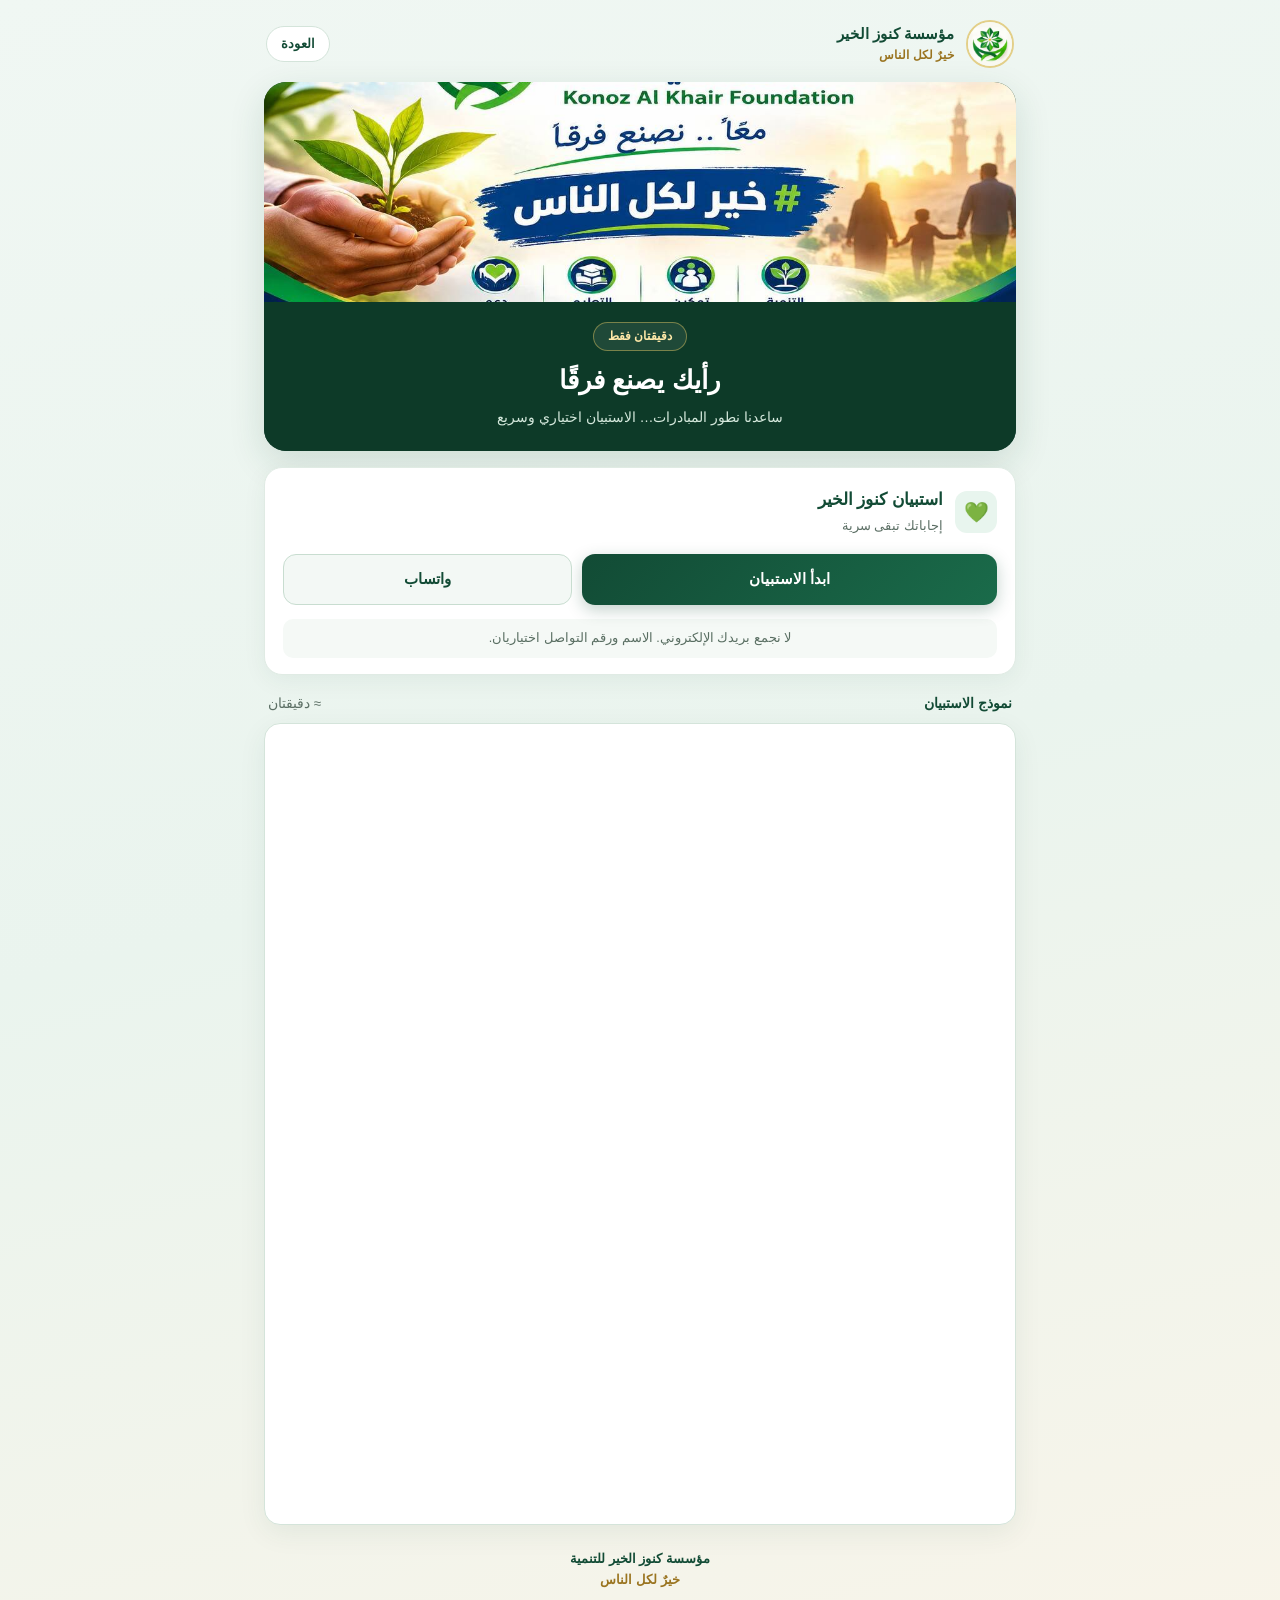
<file: app/survey.html>
<!doctype html>
<html lang="ar" dir="rtl">
<head>
  <meta charset="utf-8">
  <meta name="viewport" content="width=device-width, initial-scale=1, viewport-fit=cover">
  <meta name="theme-color" content="#124b35">
  <meta name="description" content="شاركنا رأيك في استبيان كنوز الخير. دقيقتان فقط لصنع فرق.">
  <title>استبيان كنوز الخير</title>

  <!-- وسوم المشاركة (بدون صورة) -->
  <meta property="og:type" content="website">
  <meta property="og:locale" content="ar_AR">
  <meta property="og:title" content="استبيان كنوز الخير — رأيك يصنع فرقًا">
  <meta property="og:description" content="دقيقتان فقط… ساعدنا نطور المبادرات ونصل لمن يحتاج.">
  <meta property="og:url" content="https://rawad-store.github.io/konozalkhair/survey.html">

  <!-- وسوم تويتر (بدون صورة) -->
  <meta name="twitter:card" content="summary">
  <meta name="twitter:title" content="استبيان كنوز الخير — رأيك يصنع فرقًا">
  <meta name="twitter:description" content="دقيقتان فقط… ساعدنا نطور المبادرات ونصل لمن يحتاج.">

  <link rel="icon" href="preview.jpg">
  <link rel="apple-touch-icon" href="app-icon.jpg">
  <style>
    :root {
      --green: #124b35;
      --green2: #1a6b4a;
      --green-dark: #0d3a28;
      --mint: #e8f5ee;
      --gold: #c9a227;
      --ink: #1a2e24;
      --muted: #5c6f65;
      --line: #d4e4da;
    }

    * { box-sizing: border-box; margin: 0; padding: 0; }

    body {
      background: linear-gradient(165deg, #f0f7f3 0%, #eaf4ee 50%, #f8f4e9 100%);
      color: var(--ink);
      font-family: Tahoma, "Segoe UI", Arial, sans-serif;
      line-height: 1.6;
      min-height: 100vh;
      padding-top: env(safe-area-inset-top, 0);
    }

    .shell {
      width: min(780px, 100%);
      margin: 0 auto;
      padding: 14px 14px 36px;
    }

    /* Header */
    .brand {
      display: flex;
      align-items: center;
      gap: 12px;
      padding: 6px 2px 14px;
    }

    .logo {
      width: 48px;
      height: 48px;
      border: 2px solid #e3cf88;
      border-radius: 50%;
      overflow: hidden;
      flex: none;
      background: #fff;
    }

    .logo img {
      width: 100%;
      height: 100%;
      object-fit: cover;
    }

    .brand-name {
      font-weight: 800;
      font-size: 15px;
      color: var(--green);
    }

    .brand-tag {
      font-size: 12px;
      color: #9a7420;
      font-weight: 600;
    }

    .backlink {
      margin-inline-start: auto;
      font-size: 12.5px;
      color: var(--green);
      font-weight: 700;
      text-decoration: none;
      border: 1.5px solid var(--line);
      background: #fff;
      border-radius: 99px;
      padding: 7px 14px;
    }

    /* Hero */
    .hero {
      border-radius: 22px;
      overflow: hidden;
      background: var(--green-dark);
      box-shadow: 0 12px 36px rgba(18, 75, 53, 0.14);
    }

    .hero-banner {
      width: 100%;
      max-height: 220px;
      object-fit: cover;
      display: block;
    }

    .hero-content {
      padding: 20px 20px 22px;
      text-align: center;
      background: linear-gradient(to top, #0d3a28, rgba(13, 58, 40, 0.96));
      color: #fff;
    }

    .pill {
      display: inline-block;
      border: 1px solid rgba(255, 215, 100, 0.4);
      color: #ffe9a8;
      background: rgba(255, 255, 255, 0.08);
      border-radius: 99px;
      padding: 4px 14px;
      font-size: 12px;
      font-weight: 600;
    }

    .hero h1 {
      font-size: clamp(20px, 5vw, 26px);
      font-weight: 800;
      margin: 12px 0 8px;
      line-height: 1.35;
    }

    .hero p {
      font-size: 14px;
      color: #d4e8dc;
      max-width: 420px;
      margin: 0 auto;
    }

    /* Main Card */
    .card {
      background: #fff;
      border: 1px solid #e0ebe4;
      border-radius: 18px;
      margin-top: 16px;
      padding: 18px 18px 16px;
      box-shadow: 0 6px 24px rgba(18, 75, 53, 0.06);
    }

    .card-top {
      display: flex;
      align-items: center;
      gap: 12px;
      margin-bottom: 16px;
    }

    .icon {
      width: 42px;
      height: 42px;
      display: grid;
      place-items: center;
      background: var(--mint);
      border-radius: 12px;
      font-size: 20px;
      flex: none;
    }

    .card-top h2 {
      font-size: 16.5px;
      color: var(--green);
      font-weight: 800;
    }

    .card-top span {
      font-size: 13px;
      color: var(--muted);
    }

    /* Buttons */
    .actions {
      display: flex;
      gap: 10px;
      margin-bottom: 14px;
    }

    .btn {
      display: flex;
      align-items: center;
      justify-content: center;
      text-decoration: none;
      border-radius: 13px;
      padding: 13px 16px;
      font-weight: 700;
      font-size: 14.5px;
      min-height: 48px;
      transition: 0.2s ease;
      flex: 1;
    }

    .btn-primary {
      background: linear-gradient(135deg, var(--green), var(--green2));
      color: #fff;
      box-shadow: 0 5px 16px rgba(18, 75, 53, 0.25);
      flex: 1.5;
    }

    .btn-primary:hover {
      transform: translateY(-1px);
      box-shadow: 0 8px 20px rgba(18, 75, 53, 0.32);
    }

    .btn-secondary {
      background: #f3f8f5;
      color: var(--green);
      border: 1.5px solid #c8ddd0;
    }

    /* Short Privacy */
    .privacy {
      font-size: 12.5px;
      color: #5a6f63;
      background: #f5f9f6;
      border-radius: 10px;
      padding: 10px 13px;
      line-height: 1.55;
      text-align: center;
    }

    /* Frame */
    .frame-section {
      margin-top: 18px;
    }

    .frame-label {
      display: flex;
      justify-content: space-between;
      align-items: center;
      margin-bottom: 8px;
      padding: 0 4px;
      font-size: 13.5px;
      color: var(--muted);
    }

    .frame-label strong {
      color: var(--green);
      font-weight: 700;
    }

    .framewrap {
      border: 1.5px solid var(--line);
      border-radius: 16px;
      overflow: hidden;
      background: #fff;
      box-shadow: 0 8px 28px rgba(18, 75, 53, 0.07);
    }

    iframe {
      display: block;
      width: 100%;
      height: 800px; /* ارتفاع مناسب للكمبيوتر */
      border: 0;
    }

    /* Footer */
    .foot {
      text-align: center;
      padding: 24px 8px 6px;
      font-size: 13px;
      color: #6a7d72;
    }

    .foot strong {
      color: var(--green);
    }

    .gold {
      color: #9a7420;
      font-weight: 700;
    }

    /* Mobile */
    @media (max-width: 520px) {
      .shell { padding: 10px 10px 28px; }
      .logo { width: 44px; height: 44px; }
      .brand-name { font-size: 14px; }
      .backlink { font-size: 12px; padding: 6px 12px; }
      .hero-content { padding: 16px 14px 18px; }
      .hero h1 { font-size: 20px; }
      .actions { flex-direction: column; }
      .btn { flex: none; width: 100%; }
      iframe { height: 600px; } /* ارتفاع مناسب للهاتف */
    }
  </style>
</head>
<body>
  <main class="shell">

    <!-- Header -->
    <header class="brand">
      <div class="logo">
        <img src="preview.jpg" alt="شعار كنوز الخير">
      </div>
      <div>
        <div class="brand-name">مؤسسة كنوز الخير</div>
        <div class="brand-tag">خيرٌ لكل الناس</div>
      </div>
      <a class="backlink" href="index.html">العودة</a>
    </header>

    <!-- Hero -->
    <section class="hero">
      <img class="hero-banner" src="survey-banner.jpg" alt="كنوز الخير">
      <div class="hero-content">
        <span class="pill">دقيقتان فقط</span>
        <h1>رأيك يصنع فرقًا</h1>
        <p>ساعدنا نطور المبادرات… الاستبيان اختياري وسريع</p>
      </div>
    </section>

    <!-- Card -->
    <section class="card">
      <div class="card-top">
        <div class="icon">💚</div>
        <div>
          <h2>استبيان كنوز الخير</h2>
          <span>إجاباتك تبقى سرية</span>
        </div>
      </div>

      <div class="actions">
        <a class="btn btn-primary"
           href="https://docs.google.com/forms/d/e/1FAIpQLSdxrJFiOLlU2ieUkvagmSSTRrgPdWzZGQSy-7whiES3BRJXfg/viewform"
           target="_blank" rel="noopener noreferrer">
          ابدأ الاستبيان
        </a>
        <a class="btn btn-secondary"
           href="https://wa.me/201091866443"
           target="_blank" rel="noopener noreferrer">
          واتساب
        </a>
      </div>

      <p class="privacy">
        لا نجمع بريدك الإلكتروني. الاسم ورقم التواصل اختياريان.
      </p>
    </section>

    <!-- Survey -->
    <section class="frame-section">
      <div class="frame-label">
        <strong>نموذج الاستبيان</strong>
        <span>≈ دقيقتان</span>
      </div>
      <div class="framewrap">
        <iframe
          src="https://docs.google.com/forms/d/e/1FAIpQLSdxrJFiOLlU2ieUkvagmSSTRrgPdWzZGQSy-7whiES3BRJXfg/viewform?embedded=true"
          title="استبيان كنوز الخير"
          loading="lazy"
          referrerpolicy="strict-origin-when-cross-origin">
        </iframe>
      </div>
    </section>

    <!-- Footer -->
    <footer class="foot">
      <strong>مؤسسة كنوز الخير للتنمية</strong><br>
      <span class="gold">خيرٌ لكل الناس</span>
    </footer>

  </main>
</body>
</html>
</file>
